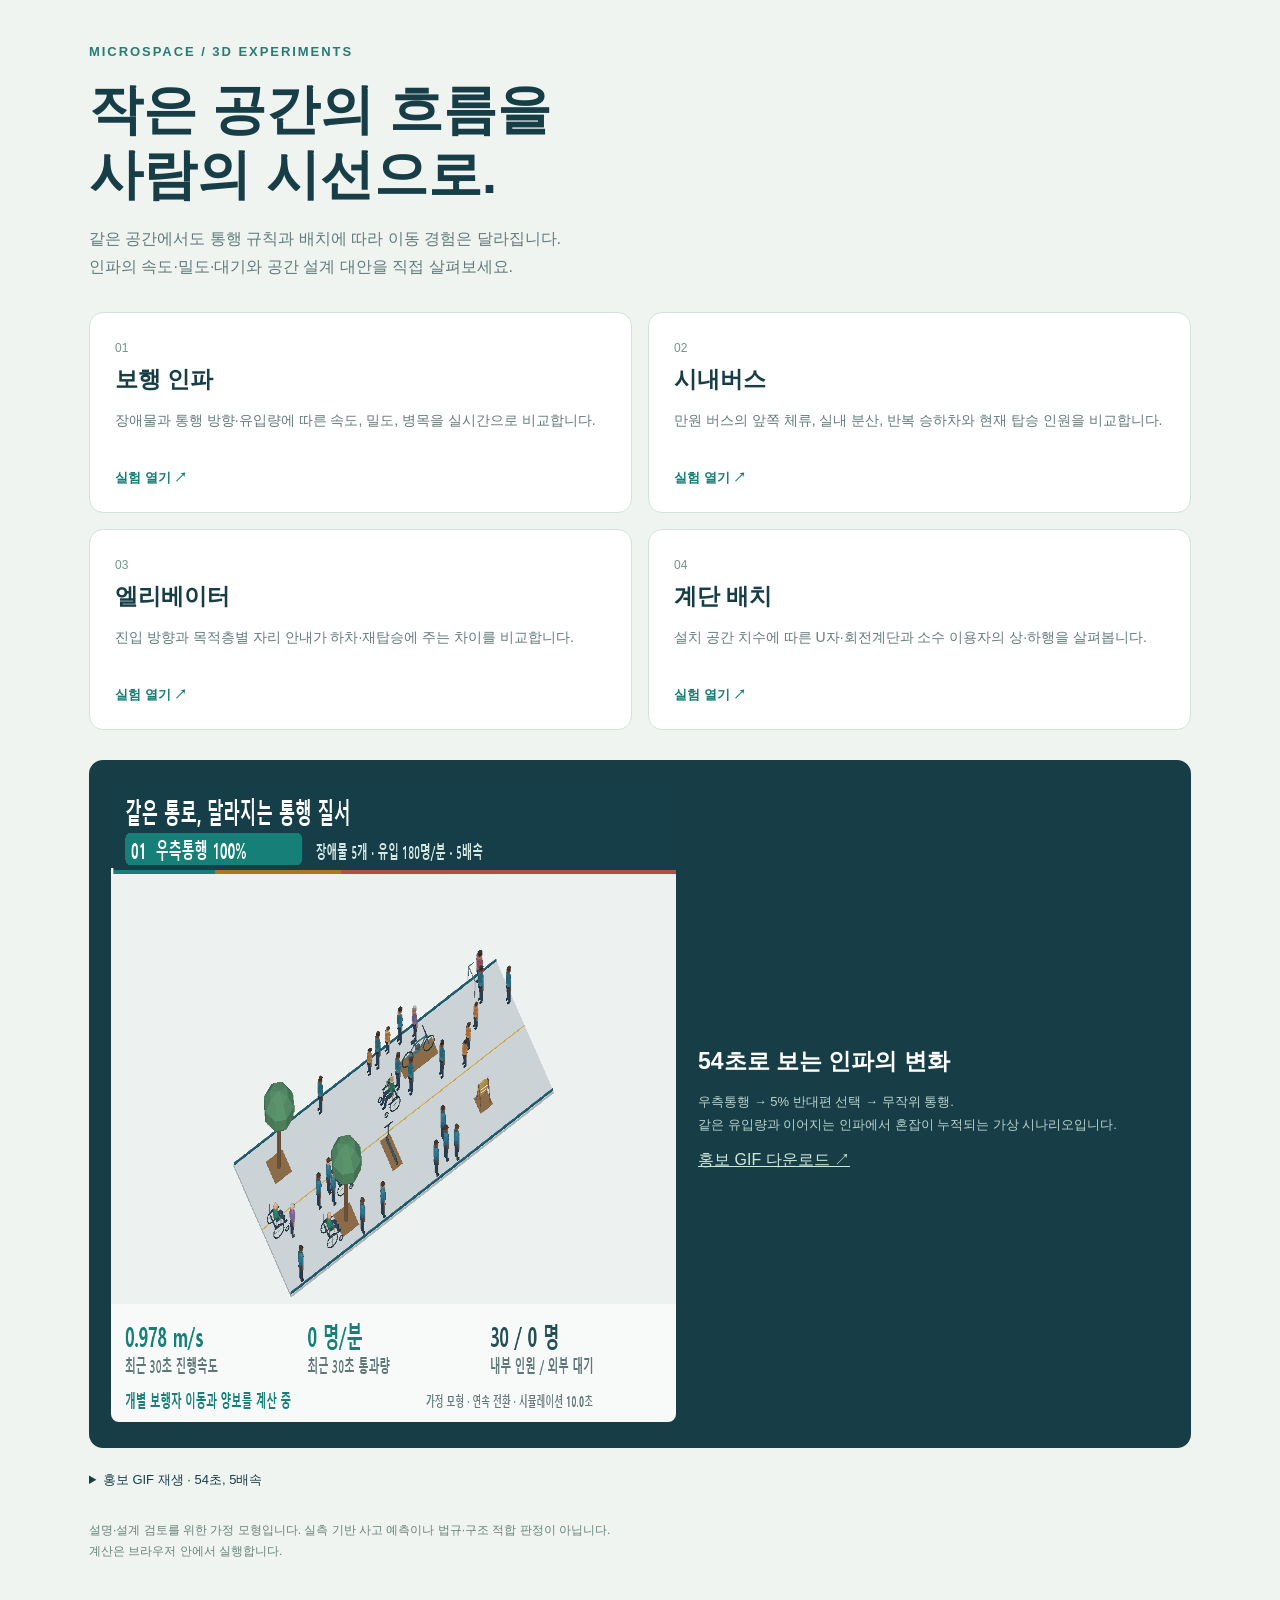
<file: index.html>
<!doctype html><html lang="ko"><head><meta charset="utf-8"><meta name="viewport" content="width=device-width,initial-scale=1"><title>Microspace | 사람을 위한 공간 실험실</title><meta name="description" content="보행 인파·버스·엘리베이터·계단의 이동과 혼잡을 브라우저에서 실험하는 3D 시뮬레이션"><link rel="icon" href="assets/favicon.svg"><style>*{box-sizing:border-box}body{margin:0;background:#eff4f1;color:#173e47;font-family:'Malgun Gothic',sans-serif}main{max-width:1150px;margin:auto;padding:44px 24px}.brand{letter-spacing:.15em;font-weight:bold;color:#287c72;font-size:13px}h1{font-size:clamp(30px,5vw,54px);line-height:1.2;margin:18px 0}header p{max-width:650px;color:#617b7a;line-height:1.8}.grid{display:grid;grid-template-columns:repeat(2,1fr);gap:16px;margin:30px 0}.card{padding:25px;background:white;border:1px solid #d4e2db;border-radius:14px;text-decoration:none;color:inherit;transition:transform .15s}.card:hover{transform:translateY(-3px);border-color:#4b9b8e}.number{font-size:12px;color:#70968a}h2{margin:8px 0;font-size:23px}.card p{font-size:14px;line-height:1.7;color:#647c79;min-height:45px}.go{font-size:13px;font-weight:bold;color:#167d73}.preview{background:#173e47;padding:22px;border-radius:14px;color:white;display:grid;grid-template-columns:1.2fr 1fr;align-items:center;gap:22px}.preview img{width:100%;border-radius:8px}.preview p{color:#b9d3cd;font-size:13px;line-height:1.8}.preview a{color:#d0e8d8}details{margin-top:20px;font-size:13px;line-height:1.8}details img{max-width:100%;border-radius:9px}footer{font-size:12px;line-height:1.8;color:#6a827b;margin-top:28px}@media(max-width:650px){main{padding:28px 16px}.grid,.preview{grid-template-columns:1fr}.card{padding:20px}.card p{min-height:0}}</style></head><body><main><header><div class="brand">MICROSPACE / 3D EXPERIMENTS</div><h1>작은 공간의 흐름을<br>사람의 시선으로.</h1><p>같은 공간에서도 통행 규칙과 배치에 따라 이동 경험은 달라집니다.<br>인파의 속도·밀도·대기와 공간 설계 대안을 직접 살펴보세요.</p></header><section class="grid"><a class="card" href="crowd/"><span class="number">01</span><h2>보행 인파</h2><p>장애물과 통행 방향·유입량에 따른 속도, 밀도, 병목을 실시간으로 비교합니다.</p><span class="go">실험 열기 ↗</span></a><a class="card" href="bus/"><span class="number">02</span><h2>시내버스</h2><p>만원 버스의 앞쪽 체류, 실내 분산, 반복 승하차와 현재 탑승 인원을 비교합니다.</p><span class="go">실험 열기 ↗</span></a><a class="card" href="elevator/"><span class="number">03</span><h2>엘리베이터</h2><p>진입 방향과 목적층별 자리 안내가 하차·재탑승에 주는 차이를 비교합니다.</p><span class="go">실험 열기 ↗</span></a><a class="card" href="stairs/"><span class="number">04</span><h2>계단 배치</h2><p>설치 공간 치수에 따른 U자·회전계단과 소수 이용자의 상·하행을 살펴봅니다.</p><span class="go">실험 열기 ↗</span></a></section><section class="preview"><a href="crowd/"><img src="assets/preview.png" alt="장애물이 있는 통로에서 보행하는 사람들의 3D 모형" width="960" height="640"></a><div><h2>54초로 보는 인파의 변화</h2><p>우측통행 → 5% 반대편 선택 → 무작위 통행.<br>같은 유입량과 이어지는 인파에서 혼잡이 누적되는 가상 시나리오입니다.</p><a href="assets/crowd-preview.gif" download="인파시뮬레이션_미리보기.gif">홍보 GIF 다운로드 ↗</a></div></section><details><summary>홍보 GIF 재생 · 54초, 5배속</summary><img src="assets/crowd-preview.gif" loading="lazy" alt="세 가지 통행 규칙을 차례로 적용한 인파 시뮬레이션 GIF"></details><footer>설명·설계 검토를 위한 가정 모형입니다. 실측 기반 사고 예측이나 법규·구조 적합 판정이 아닙니다.<br>계산은 브라우저 안에서 실행합니다.</footer></main></body></html>
</file>
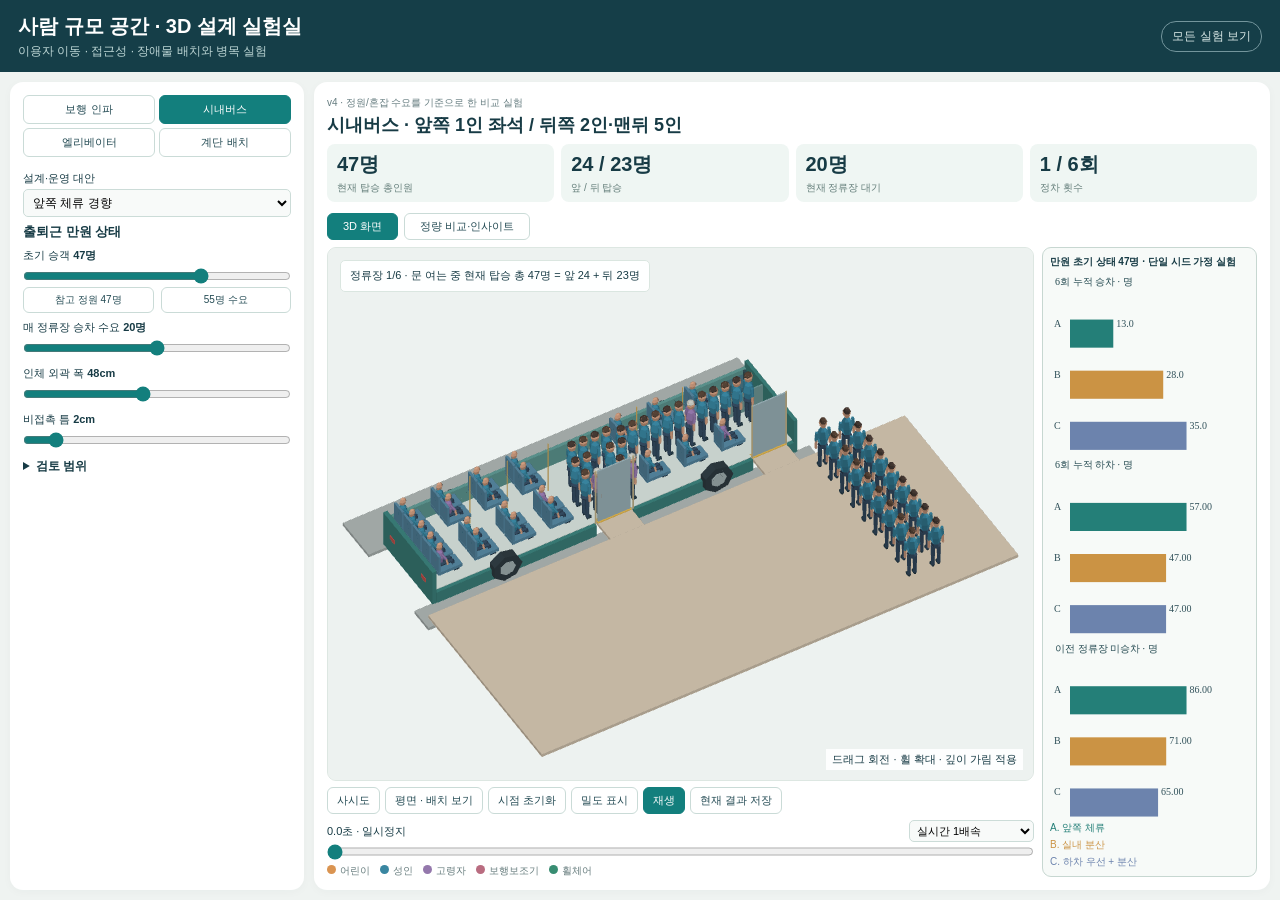
<file: bus/index.html>
<!doctype html><html lang="ko"><head><meta charset="utf-8"><meta name="viewport" content="width=device-width,initial-scale=1"><title>시내버스 | Microspace 공간 실험실</title><link rel="stylesheet" href="../assets/app.css"><meta name="description" content="만원 버스의 앞쪽 체류, 실내 분산, 반복 승하차와 현재 탑승 인원을 비교합니다."><meta property="og:type" content="website"><meta property="og:title" content="시내버스 | Microspace"><meta property="og:description" content="만원 버스의 앞쪽 체류, 실내 분산, 반복 승하차와 현재 탑승 인원을 비교합니다."><link rel="icon" href="../assets/favicon.svg" type="image/svg+xml"></head><body><header><div><h1>사람 규모 공간 · 3D 설계 실험실</h1><p>이용자 이동 · 접근성 · 장애물 배치와 병목 실험</p></div><a class="site-home" href="../">모든 실험 보기</a></header>
<div class="layout"><aside><div class="tabs" id="tabs"><button data-group="station">지하철 출입구</button><a data-group="home" href="../stairs/">구옥 계단</a><button data-group="park">소규모 공원</button><a data-group="crowd" href="../crowd/">다양한 이용자 / 인파</a><a data-group="lift" href="../elevator/">엘리베이터</a><a data-group="bus" href="../bus/">시내버스</a><button data-group="direction">인파·통행 방향 비교</button></div><label>설계·운영 대안</label><select id="variant"></select>
<section data-panel="station"><label>내려가는 수요 비율 <b id="stationShareText">60%</b></label><input id="stationShare" type="range" min="20" max="80" step="10" value="60"><label>수요 배율 <b id="demandText">1.0×</b></label><input id="demand" type="range" min="0.5" max="1.8" step="0.1" value="1"><label>단위폭 통행률 <b id="flowText">30명/(분·m)</b></label><input id="flow" type="range" min="20" max="40" step="1" value="30"><p class="muted">조정 즉시 대기 인원·계단 진입 간격을 다시 계산합니다. 현재 시각에 따라 화면에 보이는 대기 인원이 달라집니다.</p></section>
<section data-panel="home" hidden><div id="v5StairControls"><h3>계단 배치 · 설치 공간 m</h3><div class="row"><div><label>가로</label><input id="v5SW" type="number" min="1.5" max="6" step=".1" value="2.6"></div><div><label>세로</label><input id="v5SD" type="number" min="1.5" max="8" step=".1" value="3.8"></div></div><div class="row"><div><label>층고</label><input id="v5SH" type="number" min="2" max="4.5" step=".1" value="2.8"></div><div><label>목표 유효폭</label><input id="v5SB" type="number" min=".6" max="1.2" step=".05" value=".8"></div></div><label>3D 형식</label><select id="v5StairKind"><option value="u">U자형</option><option value="spiral">회전계단</option></select><label>이용자 <b id="v6StairCountText">3명</b></label><input id="v6StairCount" type="range" min="1" max="5" step="1" value="3"><label>계단 통행 방향</label><select id="v6StairFlow"><option value="up">일방향 · 올라가기</option><option value="down">일방향 · 내려가기</option><option value="both" selected>양방향 · 우측통행</option></select><p class="muted">U자 폭 1.04m 미만과 회전계단은 보수적으로 한 명씩 교대합니다. 통행이 끝난 이용자는 2초 뒤 재유입합니다. 가로·세로는 계단 구획이고, 밖의 바닥은 기존 층의 대기공간입니다. 중앙 12cm는 난간 구간입니다.</p><div id="v5StairResult" class="muted"></div><p class="muted">가정 목표: 단높이 ≤180mm, 디딤폭 ≥260mm. 회전계단은 보행선 기준이며 안쪽은 더 좁습니다. 구조·슬래브 개구부·머리 공간·난간 상세·법규 적합은 별도 검토가 필요합니다.</p></div>
<div hidden><label>실내 이용자 <b id="homeText">2명</b></label><input id="homeCount" type="range" min="1" max="3" step="1" value="2"><p class="muted">계단에는 한 명씩 이동하고 다른 이용자는 아래층에서 기다립니다. 주택 이용 예시이며 군중 실험이 아닙니다.</p></div></section>
<section data-panel="park" hidden><label>순환 방향</label><select id="parkFlow"><option value="forward">계단으로 올라 경사로로 내려오기</option><option value="reverse">경사로로 올라 계단으로 내려오기</option></select><label>체류 여유 면적 <b id="areaText">4㎡/명</b></label><input id="area" type="range" min="2" max="8" step="0.5" value="4"><label>화면 이용자 <b id="parkText">18명</b></label><input id="parkCount" type="range" min="6" max="36" step="1" value="18"><p class="muted">산책로·벤치 체류·상부 테라스·경사로에 분산합니다. 화면 인원과 면적 기반 운영인원은 별도입니다. 이동 속도는 m/s로 계산합니다.</p></section>
<section data-panel="crowd" hidden><div id="v5LayoutState"></div><div class="row"><button id="v5DefaultLayout">기본 배치 복원</button><button id="v5SaveDefault">현재 배치 저장</button></div><div id="v4CrowdControls">
 <h3>보행·인파 통합 분석</h3><p class="muted">통행 방향과 장애물 편집을 한 화면에서 비교합니다. 같은 수요·프로필·시드로 계산하며 장애물을 배치하면 ‘없음/현재 배치’까지 함께 비교합니다.</p>
 <div hidden><label>통계 반복 횟수</label><select id="v4Runs"><option value="3">조건별 3회</option><option value="10">조건별 10회</option></select>
 </div><div id="v6LiveNote" class="muted">유입량 변경 자동 반영 · 최근30초 결과</div><label>현재 3D 재생 조건</label><select id="v4Replay"></select>
 <button id="v4CrowdRun" class="primary">통행량·속도·밀도 비교 계산</button><div id="v4CrowdProgress" class="muted" aria-live="polite"></div>
</div>
<div class="controls"><button id="obstacleToggle">장애물 배치 열기</button><div id="obstacleEditor" hidden><h3>병목 유발 객체 배치</h3><label>추가할 객체</label><select id="obstacleType"><option value="tree">가로수·수목보호틀</option><option value="scooter">킥보드</option><option value="bike">전기자전거</option><option value="sign">입간판</option></select><label>편집 모드</label><select id="editMode"><option value="inspect">3D 둘러보기</option><option value="place">클릭으로 추가</option><option value="move">객체 선택·이동</option><option value="delete">클릭으로 삭제</option></select><div class="row" style="margin-top:7px"><button id="rotate">선택 객체 90° 회전</button><button id="removeSelected">선택 삭제</button></div><div class="row"><div><label>무작위 개수</label><input id="randomCount" type="number" min="1" max="20" value="5"></div><div><label>난수 시드</label><input id="seed" type="number" min="1" max="99999" value="11"></div></div><div class="row" style="margin-top:8px"><button id="randomize">무작위 배치</button><button id="clearObstacles">배치 초기화</button></div><div id="obstacleList" class="obstacle-list"></div><p class="muted">추가/이동/삭제 모드에서는 바닥 위치를 클릭합니다. 선택 후 두 번째 클릭으로 이동합니다. 회색 모드로 돌아가면 드래그로 시점을 회전할 수 있습니다.</p></div><label>인파 유입 수요 <b id="crowdDemandText">1.0×</b></label><input id="crowdDemand" type="range" min="0.5" max="1.8" step="0.1" value="1"><button id="runSim" class="primary" style="width:100%;margin-top:8px">배치 적용 · 인파 재계산</button><div id="progress" aria-live="polite"></div><div class="row"><button id="exportLayout">배치 JSON 저장</button><button id="importLayout">배치 JSON 열기</button><input id="layoutFile" type="file" accept=".json,application/json"></div><p class="muted">실제 객체 외곽의 예약 영역을 격자에 반영해 경로를 재탐색합니다. 배치 수정 중에는 재생을 멈추며 재계산 후 다시 재생합니다. 배치와 결과는 이 브라우저 안에서 처리됩니다.</p></div></section>
<section data-panel="lift" hidden><div id="v4LiftControls">
 <div id="v6LiftGuide"><h3>탑승을 어떻게 안내하나요?</h3><ol><li>문 오른쪽에서 대기하고 하차자를 먼저 보냅니다.</li><li>고층 목적자부터 탑승해 안쪽·뒤쪽으로 이동합니다.</li><li>저층 목적자는 나중에 탑승해 출입구 가까이에 섭니다.</li></ol><p>가운데 조건은 복도 진입 방향만 유도해 최종 자리가 같습니다. 오른쪽 조건은 탑승 순서·자리까지 안내합니다. 청록=고층 · 주황=저층 · 노랑=임시 하차.</p></div>
 <label>1층 탑승 인원 <b id="v4LiftNText"></b></label><div class="row"><button id="v4LiftMinus">−1명</button><input id="v4LiftN" type="number" min="1" max="30" value="13"><button id="v4LiftPlus">+1명</button></div>
 <div class="row"><button id="v4Lift85">정원의 85%</button><button id="v4Lift100">정원 100%</button></div>
 <div class="row"><button id="v4ShowLobby">1층 탑승부터 재생</button><button id="v4ShowFull">탑승 완료 시점 보기</button></div>
 <label>인체·소지품 외곽 깊이 <b id="v4DepthText">30cm</b></label><input id="v4Depth" type="range" min="25" max="50" value="30">
 <label>안내 준수율 · %</label><input id="v4Compliance" type="number" min="0" max="100" step="5" value="85">
 <label>현재 재생 조건</label><select id="v4LiftPolicy"><option value="random">무작위 혼합 탑승</option><option value="ccw">반시계방향만 유도</option><option value="ccw_dest">반시계 + 목적층별 안내</option></select>
 <button hidden id="v4LiftRun" class="primary">같은 인원·목적층으로 3조건 비교</button><div id="v4LiftProgress" class="muted" aria-live="polite"></div>
 <details><summary>시간 가정 조정</summary><label>연속 탑승 간격 · 초</label><input id="v4Headway" type="number" min="0.8" max="3" step="0.1" value="1.3"><label>양보 요청 반응 · 초</label><input id="v4Hesitation" type="number" min="0" max="5" step="0.1" value="1.2"><label>보행 속도 · m/s</label><input id="v4WalkSpeed" type="number" min="0.3" max="1.2" step="0.05" value="0.65"></details>
 <p class="muted">기본값은 규격별 정원입니다. 85% 프리셋 또는 ±인원으로 실험하세요. 저층 하차자의 통로를 막은 사람은 문밖으로 나갔다 다시 탑니다. 정원 초과는 비교용이며 운행 허용을 뜻하지 않습니다.</p>
</div>
<details id="v4Dimensions"><summary>신체 폭·간격·중량 조정</summary><label>인체 외곽 폭 <b id="liftBodyText">48cm</b></label><input id="liftBody" type="range" min="40" max="60" step="1" value="48"><label>서로의 외곽 사이 틈 <b id="liftGapText">5cm</b></label><input id="liftGap" type="range" min="0" max="20" step="1" value="5"><div class="row"><div><label>평균 체중 kg</label><input id="liftMass" type="number" min="40" max="140" value="75"></div><div><label>1인 짐 kg</label><input id="liftBag" type="number" min="0" max="30" value="5"></div></div><label>화면 비교</label><select id="liftDisplay"><option value="cycle">문 개폐·하차·승차 재생</option><option value="spacing">간격을 지키는 구성 배치</option></select><p class="muted">8 / 13 / 15 인승 제조사 규격 예시. 상단 대안에서 크기를 선택하세요. 정적 배치와 동적 승하차 인원은 다릅니다.</p></details></section>
<section data-panel="bus" hidden><div id="v4BusControls">
 <h3>출퇴근 만원 상태</h3><label>초기 승객 <b id="v4BusNText">47명</b></label><input id="v4BusN" type="range" min="10" max="65" value="47">
 <div class="row"><button id="v4Bus47">참고 정원 47명</button><button id="v4Bus55">55명 수요</button></div>
 <label>매 정류장 승차 수요 <b id="v4BusDemandText">20명</b></label><input id="v4BusDemand" type="range" min="5" max="35" value="20">
 <p class="muted">기본 22명 착석 + 25명 입석에서 출발합니다. 6개 정류장의 하차·재승차 수요와 앞뒤 편중, 승차 실패를 비교합니다. 등록 정원 47명은 참고 차량의 승객 수이며 이 가상 좌석 배치의 승인 정원이 아닙니다.</p>
</div>
<label>정류장별 승차 수요 기준 <b id="busStandingText">18명</b></label><input id="busStanding" type="range" min="6" max="25" step="1" value="18"><label>앞쪽 체류 성향 <b id="busLoiterText">80%</b></label><input id="busLoiter" type="range" min="0" max="100" step="5" value="80"><label>인체 외곽 폭 <b id="busBodyText">48cm</b></label><input id="busBody" type="range" min="40" max="58" step="1" value="48"><label>비접촉 틈 <b id="busGapText">5cm</b></label><input id="busGap" type="range" min="0" max="20" step="1" value="5"><label><input id="busWheelchair" type="checkbox"> 휠체어 공간 확보 · 가정상 접이식4석 제외</label><label><input id="busStrict" type="checkbox" checked> 좌석도 비접촉 배치만 사용</label><p class="muted">22석+입석25+운전자1의 공식 제원을 참조한 가상 실내입니다. 앞문 승차, 중앙의 뒷문 하차를 모델링합니다. 6개 정류장마다 승객별 목적지에 따라 승하차합니다. 실제 차량 내부도면·운영 예측은 아닙니다.</p></section>
<section data-panel="direction" hidden><h3>병목 없는 세 방향 조건</h3><p class="muted">16×4m 균일 폭·장애물0개·240초.<br>첫1분80명/분, 이후40명/분.<br>5개 이용자 집단·동일 도착자·속도 분포.<br>각 조건10개 동일 난수 시드로 반복.</p><label>수요 민감도</label><select id="directionDemand"><option value="1">기본 수요</option><option value="1.5">기본의1.5배</option><option value="2">기본의2배</option></select><button id="runDirection" class="primary" style="width:100%;margin-top:12px">3조건 × 10회 다시 계산</button><div id="directionProgress" class="muted" aria-live="polite"></div><p class="muted">②는 전체 입력 인원의 약5%가 반대편 차로로 진입하는 조건입니다. 목적지를 거꾸로 바꾸는 조건이 아닙니다. 회피가 필요하면 차로를 바꿀 수 있습니다. 평균속도는 미완료 이용자까지 포함한 통로 내 순전진거리÷체류 인초입니다.</p></section>
<details><summary>검토 범위</summary><p>가상 치수·수요·보행 특성의 개념 실험입니다. 현행 규정 전체, 구조·피난·접촉 압력·낙상은 미검증입니다. 계단·공원은 경로 기반 설명용 이동이며, 인파 탭만 개별 셀 점유 기반 계산입니다. 신체 외형은 정밀 충돌체가 아닙니다.</p></details></aside>
<main><div class="muted" id="eyebrow"></div><h2 id="title"></h2><div class="kpis" id="kpis"></div><div class="viewtabs"><button id="showScene" class="active">3D 화면</button><button id="showAnalysis">정량 비교·인사이트</button></div><div id="scenePane"><div id="v6Workspace"><div id="v6SceneMain"><div id="v5CompareControls" hidden><label><input id="v5CompareOn" type="checkbox" checked>3조건 나란히</label><select id="v5CompareFloor"><option value="2">2층 하차</option><option value="3">3층 하차</option><option value="5">5층 하차</option><option value="9">9층 하차</option><option value="12">12층 하차</option></select><span>같은 정차 단계</span><input id="v5CompareProgress" type="range" min="0" max="100" value="35"></div><div id="v5LiftCompare" hidden><div class="v5LiftPanel"><canvas id="v5LiftCanvas0"></canvas><div class="v5LiftLabel" id="v5LiftLabel0"></div></div><div class="v5LiftPanel"><canvas id="v5LiftCanvas1"></canvas><div class="v5LiftLabel" id="v5LiftLabel1"></div></div><div class="v5LiftPanel"><canvas id="v5LiftCanvas2"></canvas><div class="v5LiftLabel" id="v5LiftLabel2"></div></div></div><div class="stage" id="stage"><canvas id="view"></canvas><div class="stagehud" id="hud"></div><div id="densityLegend" hidden role="status"></div><div class="stagehelp" id="stageHelp">드래그 회전 · 휠 확대 · 깊이 가림 적용</div></div><div class="tools"><button id="iso">사시도</button><button id="top">평면 · 배치 보기</button><button id="reset">시점 초기화</button><button id="heat">밀도 표시</button><button id="motion" class="primary">일시정지</button><button id="downloadResult">현재 결과 저장</button></div><div class="clock"><div class="row"><span id="timeText"></span><select id="playSpeed"><option value="1">실시간 1배속</option><option value="2">2배속</option><option value="4">4배속</option></select></div><input id="time" type="range" min="0" max="239.5" step="0.1" value="42"></div><div class="legend"><span><i style="background:#da9451"></i>어린이</span><span><i style="background:#3986a1"></i>성인</span><span><i style="background:#9478ac"></i>고령자</span><span><i style="background:#b96c80"></i>보행보조기</span><span><i style="background:#388d72"></i>휠체어</span></div></div><div id="v4Strip" hidden><div id="v4StripTitle"></div><canvas id="v4Chart"></canvas><div id="v4StripLegend"></div></div></div></div><div id="analysisPane" hidden><div id="status" class="notice"></div><p class="muted" id="note"></p><h3 id="chartTitle"></h3><canvas id="smallChart"></canvas><div style="overflow:auto"><table><thead id="thead"></thead><tbody id="tbody"></tbody></table></div><details><summary>계산 방법과 표시의 의미</summary><div id="method"></div></details></div></main></div><footer>로컬 좌표 · m · Z 위쪽. 무장애 접근 동선·승강기 운영·보호 난간·계단 챌면 등은 별도 설계 검토가 필요합니다. v1 Blender 장면과 사전계산 수치는 원형 자료이며, v4 HTML의 사용자 장애물 재계산은 독립된 추가 실험입니다.</footer>
<script>window.MICROSPACE_INITIAL_GROUP="bus";</script><script defer src="../assets/app.js"></script></body></html>
</file>
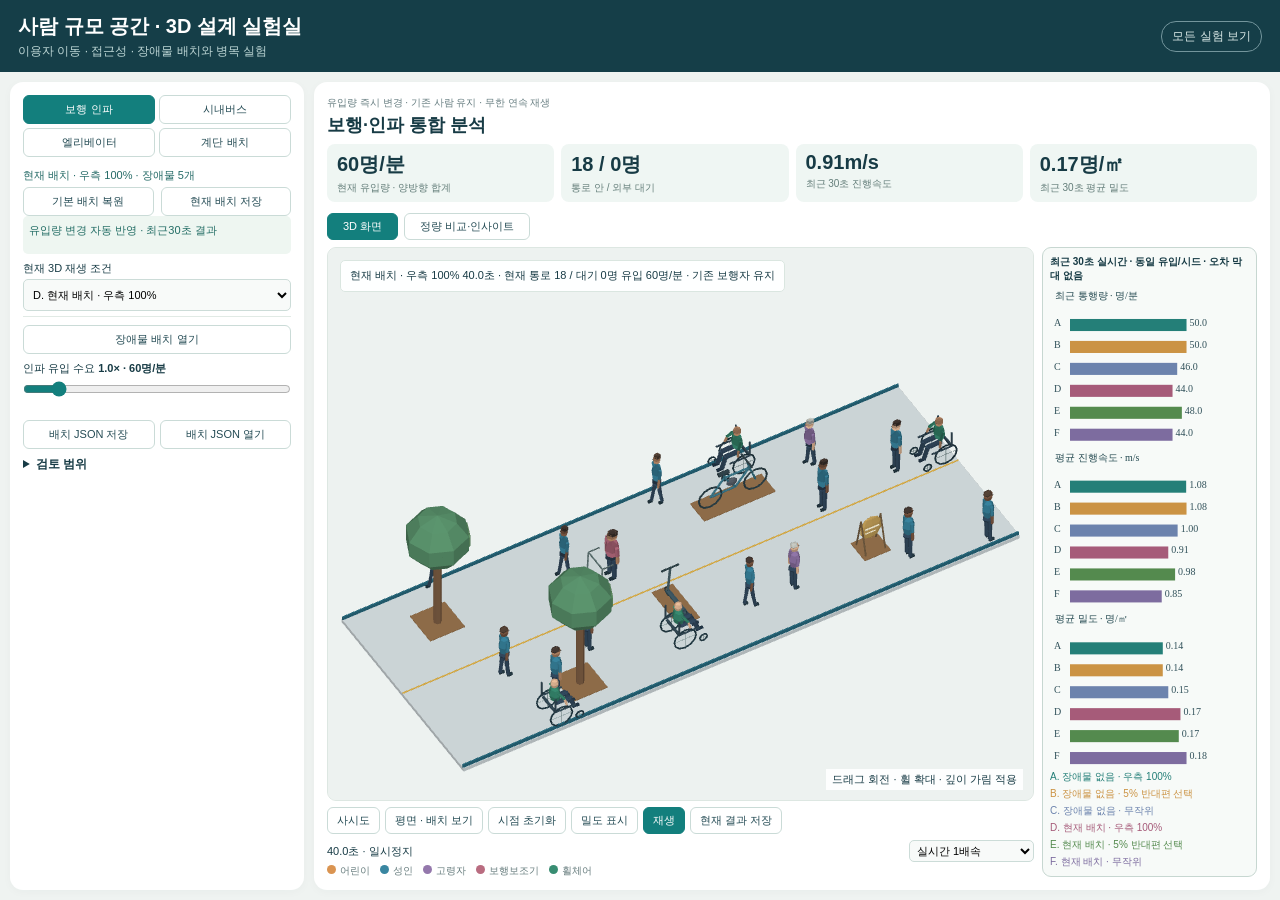
<file: crowd/index.html>
<!doctype html><html lang="ko"><head><meta charset="utf-8"><meta name="viewport" content="width=device-width,initial-scale=1"><title>보행 인파 | Microspace 공간 실험실</title><link rel="stylesheet" href="../assets/app.css"><meta name="description" content="장애물과 통행 방향·유입량에 따른 속도, 밀도, 병목을 실시간으로 비교합니다."><meta property="og:type" content="website"><meta property="og:title" content="보행 인파 | Microspace"><meta property="og:description" content="장애물과 통행 방향·유입량에 따른 속도, 밀도, 병목을 실시간으로 비교합니다."><link rel="icon" href="../assets/favicon.svg" type="image/svg+xml"></head><body><header><div><h1>사람 규모 공간 · 3D 설계 실험실</h1><p>이용자 이동 · 접근성 · 장애물 배치와 병목 실험</p></div><a class="site-home" href="../">모든 실험 보기</a></header>
<div class="layout"><aside><div class="tabs" id="tabs"><button data-group="station">지하철 출입구</button><a data-group="home" href="../stairs/">구옥 계단</a><button data-group="park">소규모 공원</button><a data-group="crowd" href="../crowd/">다양한 이용자 / 인파</a><a data-group="lift" href="../elevator/">엘리베이터</a><a data-group="bus" href="../bus/">시내버스</a><button data-group="direction">인파·통행 방향 비교</button></div><label>설계·운영 대안</label><select id="variant"></select>
<section data-panel="station"><label>내려가는 수요 비율 <b id="stationShareText">60%</b></label><input id="stationShare" type="range" min="20" max="80" step="10" value="60"><label>수요 배율 <b id="demandText">1.0×</b></label><input id="demand" type="range" min="0.5" max="1.8" step="0.1" value="1"><label>단위폭 통행률 <b id="flowText">30명/(분·m)</b></label><input id="flow" type="range" min="20" max="40" step="1" value="30"><p class="muted">조정 즉시 대기 인원·계단 진입 간격을 다시 계산합니다. 현재 시각에 따라 화면에 보이는 대기 인원이 달라집니다.</p></section>
<section data-panel="home" hidden><div id="v5StairControls"><h3>계단 배치 · 설치 공간 m</h3><div class="row"><div><label>가로</label><input id="v5SW" type="number" min="1.5" max="6" step=".1" value="2.6"></div><div><label>세로</label><input id="v5SD" type="number" min="1.5" max="8" step=".1" value="3.8"></div></div><div class="row"><div><label>층고</label><input id="v5SH" type="number" min="2" max="4.5" step=".1" value="2.8"></div><div><label>목표 유효폭</label><input id="v5SB" type="number" min=".6" max="1.2" step=".05" value=".8"></div></div><label>3D 형식</label><select id="v5StairKind"><option value="u">U자형</option><option value="spiral">회전계단</option></select><label>이용자 <b id="v6StairCountText">3명</b></label><input id="v6StairCount" type="range" min="1" max="5" step="1" value="3"><label>계단 통행 방향</label><select id="v6StairFlow"><option value="up">일방향 · 올라가기</option><option value="down">일방향 · 내려가기</option><option value="both" selected>양방향 · 우측통행</option></select><p class="muted">U자 폭 1.04m 미만과 회전계단은 보수적으로 한 명씩 교대합니다. 통행이 끝난 이용자는 2초 뒤 재유입합니다. 가로·세로는 계단 구획이고, 밖의 바닥은 기존 층의 대기공간입니다. 중앙 12cm는 난간 구간입니다.</p><div id="v5StairResult" class="muted"></div><p class="muted">가정 목표: 단높이 ≤180mm, 디딤폭 ≥260mm. 회전계단은 보행선 기준이며 안쪽은 더 좁습니다. 구조·슬래브 개구부·머리 공간·난간 상세·법규 적합은 별도 검토가 필요합니다.</p></div>
<div hidden><label>실내 이용자 <b id="homeText">2명</b></label><input id="homeCount" type="range" min="1" max="3" step="1" value="2"><p class="muted">계단에는 한 명씩 이동하고 다른 이용자는 아래층에서 기다립니다. 주택 이용 예시이며 군중 실험이 아닙니다.</p></div></section>
<section data-panel="park" hidden><label>순환 방향</label><select id="parkFlow"><option value="forward">계단으로 올라 경사로로 내려오기</option><option value="reverse">경사로로 올라 계단으로 내려오기</option></select><label>체류 여유 면적 <b id="areaText">4㎡/명</b></label><input id="area" type="range" min="2" max="8" step="0.5" value="4"><label>화면 이용자 <b id="parkText">18명</b></label><input id="parkCount" type="range" min="6" max="36" step="1" value="18"><p class="muted">산책로·벤치 체류·상부 테라스·경사로에 분산합니다. 화면 인원과 면적 기반 운영인원은 별도입니다. 이동 속도는 m/s로 계산합니다.</p></section>
<section data-panel="crowd" hidden><div id="v5LayoutState"></div><div class="row"><button id="v5DefaultLayout">기본 배치 복원</button><button id="v5SaveDefault">현재 배치 저장</button></div><div id="v4CrowdControls">
 <h3>보행·인파 통합 분석</h3><p class="muted">통행 방향과 장애물 편집을 한 화면에서 비교합니다. 같은 수요·프로필·시드로 계산하며 장애물을 배치하면 ‘없음/현재 배치’까지 함께 비교합니다.</p>
 <div hidden><label>통계 반복 횟수</label><select id="v4Runs"><option value="3">조건별 3회</option><option value="10">조건별 10회</option></select>
 </div><div id="v6LiveNote" class="muted">유입량 변경 자동 반영 · 최근30초 결과</div><label>현재 3D 재생 조건</label><select id="v4Replay"></select>
 <button id="v4CrowdRun" class="primary">통행량·속도·밀도 비교 계산</button><div id="v4CrowdProgress" class="muted" aria-live="polite"></div>
</div>
<div class="controls"><button id="obstacleToggle">장애물 배치 열기</button><div id="obstacleEditor" hidden><h3>병목 유발 객체 배치</h3><label>추가할 객체</label><select id="obstacleType"><option value="tree">가로수·수목보호틀</option><option value="scooter">킥보드</option><option value="bike">전기자전거</option><option value="sign">입간판</option></select><label>편집 모드</label><select id="editMode"><option value="inspect">3D 둘러보기</option><option value="place">클릭으로 추가</option><option value="move">객체 선택·이동</option><option value="delete">클릭으로 삭제</option></select><div class="row" style="margin-top:7px"><button id="rotate">선택 객체 90° 회전</button><button id="removeSelected">선택 삭제</button></div><div class="row"><div><label>무작위 개수</label><input id="randomCount" type="number" min="1" max="20" value="5"></div><div><label>난수 시드</label><input id="seed" type="number" min="1" max="99999" value="11"></div></div><div class="row" style="margin-top:8px"><button id="randomize">무작위 배치</button><button id="clearObstacles">배치 초기화</button></div><div id="obstacleList" class="obstacle-list"></div><p class="muted">추가/이동/삭제 모드에서는 바닥 위치를 클릭합니다. 선택 후 두 번째 클릭으로 이동합니다. 회색 모드로 돌아가면 드래그로 시점을 회전할 수 있습니다.</p></div><label>인파 유입 수요 <b id="crowdDemandText">1.0×</b></label><input id="crowdDemand" type="range" min="0.5" max="1.8" step="0.1" value="1"><button id="runSim" class="primary" style="width:100%;margin-top:8px">배치 적용 · 인파 재계산</button><div id="progress" aria-live="polite"></div><div class="row"><button id="exportLayout">배치 JSON 저장</button><button id="importLayout">배치 JSON 열기</button><input id="layoutFile" type="file" accept=".json,application/json"></div><p class="muted">실제 객체 외곽의 예약 영역을 격자에 반영해 경로를 재탐색합니다. 배치 수정 중에는 재생을 멈추며 재계산 후 다시 재생합니다. 배치와 결과는 이 브라우저 안에서 처리됩니다.</p></div></section>
<section data-panel="lift" hidden><div id="v4LiftControls">
 <div id="v6LiftGuide"><h3>탑승을 어떻게 안내하나요?</h3><ol><li>문 오른쪽에서 대기하고 하차자를 먼저 보냅니다.</li><li>고층 목적자부터 탑승해 안쪽·뒤쪽으로 이동합니다.</li><li>저층 목적자는 나중에 탑승해 출입구 가까이에 섭니다.</li></ol><p>가운데 조건은 복도 진입 방향만 유도해 최종 자리가 같습니다. 오른쪽 조건은 탑승 순서·자리까지 안내합니다. 청록=고층 · 주황=저층 · 노랑=임시 하차.</p></div>
 <label>1층 탑승 인원 <b id="v4LiftNText"></b></label><div class="row"><button id="v4LiftMinus">−1명</button><input id="v4LiftN" type="number" min="1" max="30" value="13"><button id="v4LiftPlus">+1명</button></div>
 <div class="row"><button id="v4Lift85">정원의 85%</button><button id="v4Lift100">정원 100%</button></div>
 <div class="row"><button id="v4ShowLobby">1층 탑승부터 재생</button><button id="v4ShowFull">탑승 완료 시점 보기</button></div>
 <label>인체·소지품 외곽 깊이 <b id="v4DepthText">30cm</b></label><input id="v4Depth" type="range" min="25" max="50" value="30">
 <label>안내 준수율 · %</label><input id="v4Compliance" type="number" min="0" max="100" step="5" value="85">
 <label>현재 재생 조건</label><select id="v4LiftPolicy"><option value="random">무작위 혼합 탑승</option><option value="ccw">반시계방향만 유도</option><option value="ccw_dest">반시계 + 목적층별 안내</option></select>
 <button hidden id="v4LiftRun" class="primary">같은 인원·목적층으로 3조건 비교</button><div id="v4LiftProgress" class="muted" aria-live="polite"></div>
 <details><summary>시간 가정 조정</summary><label>연속 탑승 간격 · 초</label><input id="v4Headway" type="number" min="0.8" max="3" step="0.1" value="1.3"><label>양보 요청 반응 · 초</label><input id="v4Hesitation" type="number" min="0" max="5" step="0.1" value="1.2"><label>보행 속도 · m/s</label><input id="v4WalkSpeed" type="number" min="0.3" max="1.2" step="0.05" value="0.65"></details>
 <p class="muted">기본값은 규격별 정원입니다. 85% 프리셋 또는 ±인원으로 실험하세요. 저층 하차자의 통로를 막은 사람은 문밖으로 나갔다 다시 탑니다. 정원 초과는 비교용이며 운행 허용을 뜻하지 않습니다.</p>
</div>
<details id="v4Dimensions"><summary>신체 폭·간격·중량 조정</summary><label>인체 외곽 폭 <b id="liftBodyText">48cm</b></label><input id="liftBody" type="range" min="40" max="60" step="1" value="48"><label>서로의 외곽 사이 틈 <b id="liftGapText">5cm</b></label><input id="liftGap" type="range" min="0" max="20" step="1" value="5"><div class="row"><div><label>평균 체중 kg</label><input id="liftMass" type="number" min="40" max="140" value="75"></div><div><label>1인 짐 kg</label><input id="liftBag" type="number" min="0" max="30" value="5"></div></div><label>화면 비교</label><select id="liftDisplay"><option value="cycle">문 개폐·하차·승차 재생</option><option value="spacing">간격을 지키는 구성 배치</option></select><p class="muted">8 / 13 / 15 인승 제조사 규격 예시. 상단 대안에서 크기를 선택하세요. 정적 배치와 동적 승하차 인원은 다릅니다.</p></details></section>
<section data-panel="bus" hidden><div id="v4BusControls">
 <h3>출퇴근 만원 상태</h3><label>초기 승객 <b id="v4BusNText">47명</b></label><input id="v4BusN" type="range" min="10" max="65" value="47">
 <div class="row"><button id="v4Bus47">참고 정원 47명</button><button id="v4Bus55">55명 수요</button></div>
 <label>매 정류장 승차 수요 <b id="v4BusDemandText">20명</b></label><input id="v4BusDemand" type="range" min="5" max="35" value="20">
 <p class="muted">기본 22명 착석 + 25명 입석에서 출발합니다. 6개 정류장의 하차·재승차 수요와 앞뒤 편중, 승차 실패를 비교합니다. 등록 정원 47명은 참고 차량의 승객 수이며 이 가상 좌석 배치의 승인 정원이 아닙니다.</p>
</div>
<label>정류장별 승차 수요 기준 <b id="busStandingText">18명</b></label><input id="busStanding" type="range" min="6" max="25" step="1" value="18"><label>앞쪽 체류 성향 <b id="busLoiterText">80%</b></label><input id="busLoiter" type="range" min="0" max="100" step="5" value="80"><label>인체 외곽 폭 <b id="busBodyText">48cm</b></label><input id="busBody" type="range" min="40" max="58" step="1" value="48"><label>비접촉 틈 <b id="busGapText">5cm</b></label><input id="busGap" type="range" min="0" max="20" step="1" value="5"><label><input id="busWheelchair" type="checkbox"> 휠체어 공간 확보 · 가정상 접이식4석 제외</label><label><input id="busStrict" type="checkbox" checked> 좌석도 비접촉 배치만 사용</label><p class="muted">22석+입석25+운전자1의 공식 제원을 참조한 가상 실내입니다. 앞문 승차, 중앙의 뒷문 하차를 모델링합니다. 6개 정류장마다 승객별 목적지에 따라 승하차합니다. 실제 차량 내부도면·운영 예측은 아닙니다.</p></section>
<section data-panel="direction" hidden><h3>병목 없는 세 방향 조건</h3><p class="muted">16×4m 균일 폭·장애물0개·240초.<br>첫1분80명/분, 이후40명/분.<br>5개 이용자 집단·동일 도착자·속도 분포.<br>각 조건10개 동일 난수 시드로 반복.</p><label>수요 민감도</label><select id="directionDemand"><option value="1">기본 수요</option><option value="1.5">기본의1.5배</option><option value="2">기본의2배</option></select><button id="runDirection" class="primary" style="width:100%;margin-top:12px">3조건 × 10회 다시 계산</button><div id="directionProgress" class="muted" aria-live="polite"></div><p class="muted">②는 전체 입력 인원의 약5%가 반대편 차로로 진입하는 조건입니다. 목적지를 거꾸로 바꾸는 조건이 아닙니다. 회피가 필요하면 차로를 바꿀 수 있습니다. 평균속도는 미완료 이용자까지 포함한 통로 내 순전진거리÷체류 인초입니다.</p></section>
<details><summary>검토 범위</summary><p>가상 치수·수요·보행 특성의 개념 실험입니다. 현행 규정 전체, 구조·피난·접촉 압력·낙상은 미검증입니다. 계단·공원은 경로 기반 설명용 이동이며, 인파 탭만 개별 셀 점유 기반 계산입니다. 신체 외형은 정밀 충돌체가 아닙니다.</p></details></aside>
<main><div class="muted" id="eyebrow"></div><h2 id="title"></h2><div class="kpis" id="kpis"></div><div class="viewtabs"><button id="showScene" class="active">3D 화면</button><button id="showAnalysis">정량 비교·인사이트</button></div><div id="scenePane"><div id="v6Workspace"><div id="v6SceneMain"><div id="v5CompareControls" hidden><label><input id="v5CompareOn" type="checkbox" checked>3조건 나란히</label><select id="v5CompareFloor"><option value="2">2층 하차</option><option value="3">3층 하차</option><option value="5">5층 하차</option><option value="9">9층 하차</option><option value="12">12층 하차</option></select><span>같은 정차 단계</span><input id="v5CompareProgress" type="range" min="0" max="100" value="35"></div><div id="v5LiftCompare" hidden><div class="v5LiftPanel"><canvas id="v5LiftCanvas0"></canvas><div class="v5LiftLabel" id="v5LiftLabel0"></div></div><div class="v5LiftPanel"><canvas id="v5LiftCanvas1"></canvas><div class="v5LiftLabel" id="v5LiftLabel1"></div></div><div class="v5LiftPanel"><canvas id="v5LiftCanvas2"></canvas><div class="v5LiftLabel" id="v5LiftLabel2"></div></div></div><div class="stage" id="stage"><canvas id="view"></canvas><div class="stagehud" id="hud"></div><div id="densityLegend" hidden role="status"></div><div class="stagehelp" id="stageHelp">드래그 회전 · 휠 확대 · 깊이 가림 적용</div></div><div class="tools"><button id="iso">사시도</button><button id="top">평면 · 배치 보기</button><button id="reset">시점 초기화</button><button id="heat">밀도 표시</button><button id="motion" class="primary">일시정지</button><button id="downloadResult">현재 결과 저장</button></div><div class="clock"><div class="row"><span id="timeText"></span><select id="playSpeed"><option value="1">실시간 1배속</option><option value="2">2배속</option><option value="4">4배속</option></select></div><input id="time" type="range" min="0" max="239.5" step="0.1" value="42"></div><div class="legend"><span><i style="background:#da9451"></i>어린이</span><span><i style="background:#3986a1"></i>성인</span><span><i style="background:#9478ac"></i>고령자</span><span><i style="background:#b96c80"></i>보행보조기</span><span><i style="background:#388d72"></i>휠체어</span></div></div><div id="v4Strip" hidden><div id="v4StripTitle"></div><canvas id="v4Chart"></canvas><div id="v4StripLegend"></div></div></div></div><div id="analysisPane" hidden><div id="status" class="notice"></div><p class="muted" id="note"></p><h3 id="chartTitle"></h3><canvas id="smallChart"></canvas><div style="overflow:auto"><table><thead id="thead"></thead><tbody id="tbody"></tbody></table></div><details><summary>계산 방법과 표시의 의미</summary><div id="method"></div></details></div></main></div><footer>로컬 좌표 · m · Z 위쪽. 무장애 접근 동선·승강기 운영·보호 난간·계단 챌면 등은 별도 설계 검토가 필요합니다. v1 Blender 장면과 사전계산 수치는 원형 자료이며, v4 HTML의 사용자 장애물 재계산은 독립된 추가 실험입니다.</footer>
<script>window.MICROSPACE_INITIAL_GROUP="crowd";</script><script defer src="../assets/app.js"></script></body></html>
</file>
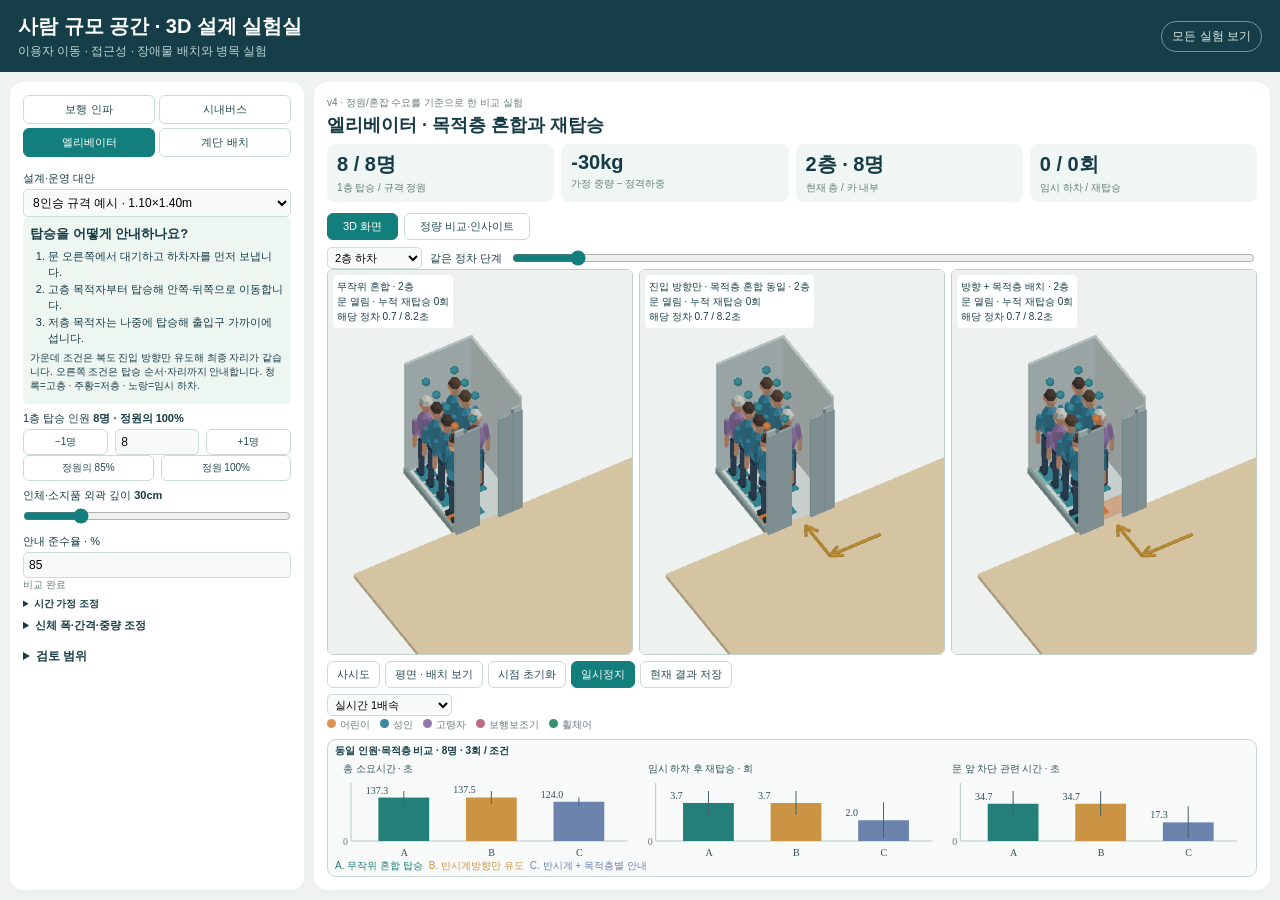
<file: elevator/index.html>
<!doctype html><html lang="ko"><head><meta charset="utf-8"><meta name="viewport" content="width=device-width,initial-scale=1"><title>엘리베이터 | Microspace 공간 실험실</title><link rel="stylesheet" href="../assets/app.css"><meta name="description" content="진입 방향과 목적층별 자리 안내가 하차·재탑승에 주는 차이를 비교합니다."><meta property="og:type" content="website"><meta property="og:title" content="엘리베이터 | Microspace"><meta property="og:description" content="진입 방향과 목적층별 자리 안내가 하차·재탑승에 주는 차이를 비교합니다."><link rel="icon" href="../assets/favicon.svg" type="image/svg+xml"></head><body><header><div><h1>사람 규모 공간 · 3D 설계 실험실</h1><p>이용자 이동 · 접근성 · 장애물 배치와 병목 실험</p></div><a class="site-home" href="../">모든 실험 보기</a></header>
<div class="layout"><aside><div class="tabs" id="tabs"><button data-group="station">지하철 출입구</button><a data-group="home" href="../stairs/">구옥 계단</a><button data-group="park">소규모 공원</button><a data-group="crowd" href="../crowd/">다양한 이용자 / 인파</a><a data-group="lift" href="../elevator/">엘리베이터</a><a data-group="bus" href="../bus/">시내버스</a><button data-group="direction">인파·통행 방향 비교</button></div><label>설계·운영 대안</label><select id="variant"></select>
<section data-panel="station"><label>내려가는 수요 비율 <b id="stationShareText">60%</b></label><input id="stationShare" type="range" min="20" max="80" step="10" value="60"><label>수요 배율 <b id="demandText">1.0×</b></label><input id="demand" type="range" min="0.5" max="1.8" step="0.1" value="1"><label>단위폭 통행률 <b id="flowText">30명/(분·m)</b></label><input id="flow" type="range" min="20" max="40" step="1" value="30"><p class="muted">조정 즉시 대기 인원·계단 진입 간격을 다시 계산합니다. 현재 시각에 따라 화면에 보이는 대기 인원이 달라집니다.</p></section>
<section data-panel="home" hidden><div id="v5StairControls"><h3>계단 배치 · 설치 공간 m</h3><div class="row"><div><label>가로</label><input id="v5SW" type="number" min="1.5" max="6" step=".1" value="2.6"></div><div><label>세로</label><input id="v5SD" type="number" min="1.5" max="8" step=".1" value="3.8"></div></div><div class="row"><div><label>층고</label><input id="v5SH" type="number" min="2" max="4.5" step=".1" value="2.8"></div><div><label>목표 유효폭</label><input id="v5SB" type="number" min=".6" max="1.2" step=".05" value=".8"></div></div><label>3D 형식</label><select id="v5StairKind"><option value="u">U자형</option><option value="spiral">회전계단</option></select><label>이용자 <b id="v6StairCountText">3명</b></label><input id="v6StairCount" type="range" min="1" max="5" step="1" value="3"><label>계단 통행 방향</label><select id="v6StairFlow"><option value="up">일방향 · 올라가기</option><option value="down">일방향 · 내려가기</option><option value="both" selected>양방향 · 우측통행</option></select><p class="muted">U자 폭 1.04m 미만과 회전계단은 보수적으로 한 명씩 교대합니다. 통행이 끝난 이용자는 2초 뒤 재유입합니다. 가로·세로는 계단 구획이고, 밖의 바닥은 기존 층의 대기공간입니다. 중앙 12cm는 난간 구간입니다.</p><div id="v5StairResult" class="muted"></div><p class="muted">가정 목표: 단높이 ≤180mm, 디딤폭 ≥260mm. 회전계단은 보행선 기준이며 안쪽은 더 좁습니다. 구조·슬래브 개구부·머리 공간·난간 상세·법규 적합은 별도 검토가 필요합니다.</p></div>
<div hidden><label>실내 이용자 <b id="homeText">2명</b></label><input id="homeCount" type="range" min="1" max="3" step="1" value="2"><p class="muted">계단에는 한 명씩 이동하고 다른 이용자는 아래층에서 기다립니다. 주택 이용 예시이며 군중 실험이 아닙니다.</p></div></section>
<section data-panel="park" hidden><label>순환 방향</label><select id="parkFlow"><option value="forward">계단으로 올라 경사로로 내려오기</option><option value="reverse">경사로로 올라 계단으로 내려오기</option></select><label>체류 여유 면적 <b id="areaText">4㎡/명</b></label><input id="area" type="range" min="2" max="8" step="0.5" value="4"><label>화면 이용자 <b id="parkText">18명</b></label><input id="parkCount" type="range" min="6" max="36" step="1" value="18"><p class="muted">산책로·벤치 체류·상부 테라스·경사로에 분산합니다. 화면 인원과 면적 기반 운영인원은 별도입니다. 이동 속도는 m/s로 계산합니다.</p></section>
<section data-panel="crowd" hidden><div id="v5LayoutState"></div><div class="row"><button id="v5DefaultLayout">기본 배치 복원</button><button id="v5SaveDefault">현재 배치 저장</button></div><div id="v4CrowdControls">
 <h3>보행·인파 통합 분석</h3><p class="muted">통행 방향과 장애물 편집을 한 화면에서 비교합니다. 같은 수요·프로필·시드로 계산하며 장애물을 배치하면 ‘없음/현재 배치’까지 함께 비교합니다.</p>
 <div hidden><label>통계 반복 횟수</label><select id="v4Runs"><option value="3">조건별 3회</option><option value="10">조건별 10회</option></select>
 </div><div id="v6LiveNote" class="muted">유입량 변경 자동 반영 · 최근30초 결과</div><label>현재 3D 재생 조건</label><select id="v4Replay"></select>
 <button id="v4CrowdRun" class="primary">통행량·속도·밀도 비교 계산</button><div id="v4CrowdProgress" class="muted" aria-live="polite"></div>
</div>
<div class="controls"><button id="obstacleToggle">장애물 배치 열기</button><div id="obstacleEditor" hidden><h3>병목 유발 객체 배치</h3><label>추가할 객체</label><select id="obstacleType"><option value="tree">가로수·수목보호틀</option><option value="scooter">킥보드</option><option value="bike">전기자전거</option><option value="sign">입간판</option></select><label>편집 모드</label><select id="editMode"><option value="inspect">3D 둘러보기</option><option value="place">클릭으로 추가</option><option value="move">객체 선택·이동</option><option value="delete">클릭으로 삭제</option></select><div class="row" style="margin-top:7px"><button id="rotate">선택 객체 90° 회전</button><button id="removeSelected">선택 삭제</button></div><div class="row"><div><label>무작위 개수</label><input id="randomCount" type="number" min="1" max="20" value="5"></div><div><label>난수 시드</label><input id="seed" type="number" min="1" max="99999" value="11"></div></div><div class="row" style="margin-top:8px"><button id="randomize">무작위 배치</button><button id="clearObstacles">배치 초기화</button></div><div id="obstacleList" class="obstacle-list"></div><p class="muted">추가/이동/삭제 모드에서는 바닥 위치를 클릭합니다. 선택 후 두 번째 클릭으로 이동합니다. 회색 모드로 돌아가면 드래그로 시점을 회전할 수 있습니다.</p></div><label>인파 유입 수요 <b id="crowdDemandText">1.0×</b></label><input id="crowdDemand" type="range" min="0.5" max="1.8" step="0.1" value="1"><button id="runSim" class="primary" style="width:100%;margin-top:8px">배치 적용 · 인파 재계산</button><div id="progress" aria-live="polite"></div><div class="row"><button id="exportLayout">배치 JSON 저장</button><button id="importLayout">배치 JSON 열기</button><input id="layoutFile" type="file" accept=".json,application/json"></div><p class="muted">실제 객체 외곽의 예약 영역을 격자에 반영해 경로를 재탐색합니다. 배치 수정 중에는 재생을 멈추며 재계산 후 다시 재생합니다. 배치와 결과는 이 브라우저 안에서 처리됩니다.</p></div></section>
<section data-panel="lift" hidden><div id="v4LiftControls">
 <div id="v6LiftGuide"><h3>탑승을 어떻게 안내하나요?</h3><ol><li>문 오른쪽에서 대기하고 하차자를 먼저 보냅니다.</li><li>고층 목적자부터 탑승해 안쪽·뒤쪽으로 이동합니다.</li><li>저층 목적자는 나중에 탑승해 출입구 가까이에 섭니다.</li></ol><p>가운데 조건은 복도 진입 방향만 유도해 최종 자리가 같습니다. 오른쪽 조건은 탑승 순서·자리까지 안내합니다. 청록=고층 · 주황=저층 · 노랑=임시 하차.</p></div>
 <label>1층 탑승 인원 <b id="v4LiftNText"></b></label><div class="row"><button id="v4LiftMinus">−1명</button><input id="v4LiftN" type="number" min="1" max="30" value="13"><button id="v4LiftPlus">+1명</button></div>
 <div class="row"><button id="v4Lift85">정원의 85%</button><button id="v4Lift100">정원 100%</button></div>
 <div class="row"><button id="v4ShowLobby">1층 탑승부터 재생</button><button id="v4ShowFull">탑승 완료 시점 보기</button></div>
 <label>인체·소지품 외곽 깊이 <b id="v4DepthText">30cm</b></label><input id="v4Depth" type="range" min="25" max="50" value="30">
 <label>안내 준수율 · %</label><input id="v4Compliance" type="number" min="0" max="100" step="5" value="85">
 <label>현재 재생 조건</label><select id="v4LiftPolicy"><option value="random">무작위 혼합 탑승</option><option value="ccw">반시계방향만 유도</option><option value="ccw_dest">반시계 + 목적층별 안내</option></select>
 <button hidden id="v4LiftRun" class="primary">같은 인원·목적층으로 3조건 비교</button><div id="v4LiftProgress" class="muted" aria-live="polite"></div>
 <details><summary>시간 가정 조정</summary><label>연속 탑승 간격 · 초</label><input id="v4Headway" type="number" min="0.8" max="3" step="0.1" value="1.3"><label>양보 요청 반응 · 초</label><input id="v4Hesitation" type="number" min="0" max="5" step="0.1" value="1.2"><label>보행 속도 · m/s</label><input id="v4WalkSpeed" type="number" min="0.3" max="1.2" step="0.05" value="0.65"></details>
 <p class="muted">기본값은 규격별 정원입니다. 85% 프리셋 또는 ±인원으로 실험하세요. 저층 하차자의 통로를 막은 사람은 문밖으로 나갔다 다시 탑니다. 정원 초과는 비교용이며 운행 허용을 뜻하지 않습니다.</p>
</div>
<details id="v4Dimensions"><summary>신체 폭·간격·중량 조정</summary><label>인체 외곽 폭 <b id="liftBodyText">48cm</b></label><input id="liftBody" type="range" min="40" max="60" step="1" value="48"><label>서로의 외곽 사이 틈 <b id="liftGapText">5cm</b></label><input id="liftGap" type="range" min="0" max="20" step="1" value="5"><div class="row"><div><label>평균 체중 kg</label><input id="liftMass" type="number" min="40" max="140" value="75"></div><div><label>1인 짐 kg</label><input id="liftBag" type="number" min="0" max="30" value="5"></div></div><label>화면 비교</label><select id="liftDisplay"><option value="cycle">문 개폐·하차·승차 재생</option><option value="spacing">간격을 지키는 구성 배치</option></select><p class="muted">8 / 13 / 15 인승 제조사 규격 예시. 상단 대안에서 크기를 선택하세요. 정적 배치와 동적 승하차 인원은 다릅니다.</p></details></section>
<section data-panel="bus" hidden><div id="v4BusControls">
 <h3>출퇴근 만원 상태</h3><label>초기 승객 <b id="v4BusNText">47명</b></label><input id="v4BusN" type="range" min="10" max="65" value="47">
 <div class="row"><button id="v4Bus47">참고 정원 47명</button><button id="v4Bus55">55명 수요</button></div>
 <label>매 정류장 승차 수요 <b id="v4BusDemandText">20명</b></label><input id="v4BusDemand" type="range" min="5" max="35" value="20">
 <p class="muted">기본 22명 착석 + 25명 입석에서 출발합니다. 6개 정류장의 하차·재승차 수요와 앞뒤 편중, 승차 실패를 비교합니다. 등록 정원 47명은 참고 차량의 승객 수이며 이 가상 좌석 배치의 승인 정원이 아닙니다.</p>
</div>
<label>정류장별 승차 수요 기준 <b id="busStandingText">18명</b></label><input id="busStanding" type="range" min="6" max="25" step="1" value="18"><label>앞쪽 체류 성향 <b id="busLoiterText">80%</b></label><input id="busLoiter" type="range" min="0" max="100" step="5" value="80"><label>인체 외곽 폭 <b id="busBodyText">48cm</b></label><input id="busBody" type="range" min="40" max="58" step="1" value="48"><label>비접촉 틈 <b id="busGapText">5cm</b></label><input id="busGap" type="range" min="0" max="20" step="1" value="5"><label><input id="busWheelchair" type="checkbox"> 휠체어 공간 확보 · 가정상 접이식4석 제외</label><label><input id="busStrict" type="checkbox" checked> 좌석도 비접촉 배치만 사용</label><p class="muted">22석+입석25+운전자1의 공식 제원을 참조한 가상 실내입니다. 앞문 승차, 중앙의 뒷문 하차를 모델링합니다. 6개 정류장마다 승객별 목적지에 따라 승하차합니다. 실제 차량 내부도면·운영 예측은 아닙니다.</p></section>
<section data-panel="direction" hidden><h3>병목 없는 세 방향 조건</h3><p class="muted">16×4m 균일 폭·장애물0개·240초.<br>첫1분80명/분, 이후40명/분.<br>5개 이용자 집단·동일 도착자·속도 분포.<br>각 조건10개 동일 난수 시드로 반복.</p><label>수요 민감도</label><select id="directionDemand"><option value="1">기본 수요</option><option value="1.5">기본의1.5배</option><option value="2">기본의2배</option></select><button id="runDirection" class="primary" style="width:100%;margin-top:12px">3조건 × 10회 다시 계산</button><div id="directionProgress" class="muted" aria-live="polite"></div><p class="muted">②는 전체 입력 인원의 약5%가 반대편 차로로 진입하는 조건입니다. 목적지를 거꾸로 바꾸는 조건이 아닙니다. 회피가 필요하면 차로를 바꿀 수 있습니다. 평균속도는 미완료 이용자까지 포함한 통로 내 순전진거리÷체류 인초입니다.</p></section>
<details><summary>검토 범위</summary><p>가상 치수·수요·보행 특성의 개념 실험입니다. 현행 규정 전체, 구조·피난·접촉 압력·낙상은 미검증입니다. 계단·공원은 경로 기반 설명용 이동이며, 인파 탭만 개별 셀 점유 기반 계산입니다. 신체 외형은 정밀 충돌체가 아닙니다.</p></details></aside>
<main><div class="muted" id="eyebrow"></div><h2 id="title"></h2><div class="kpis" id="kpis"></div><div class="viewtabs"><button id="showScene" class="active">3D 화면</button><button id="showAnalysis">정량 비교·인사이트</button></div><div id="scenePane"><div id="v6Workspace"><div id="v6SceneMain"><div id="v5CompareControls" hidden><label><input id="v5CompareOn" type="checkbox" checked>3조건 나란히</label><select id="v5CompareFloor"><option value="2">2층 하차</option><option value="3">3층 하차</option><option value="5">5층 하차</option><option value="9">9층 하차</option><option value="12">12층 하차</option></select><span>같은 정차 단계</span><input id="v5CompareProgress" type="range" min="0" max="100" value="35"></div><div id="v5LiftCompare" hidden><div class="v5LiftPanel"><canvas id="v5LiftCanvas0"></canvas><div class="v5LiftLabel" id="v5LiftLabel0"></div></div><div class="v5LiftPanel"><canvas id="v5LiftCanvas1"></canvas><div class="v5LiftLabel" id="v5LiftLabel1"></div></div><div class="v5LiftPanel"><canvas id="v5LiftCanvas2"></canvas><div class="v5LiftLabel" id="v5LiftLabel2"></div></div></div><div class="stage" id="stage"><canvas id="view"></canvas><div class="stagehud" id="hud"></div><div id="densityLegend" hidden role="status"></div><div class="stagehelp" id="stageHelp">드래그 회전 · 휠 확대 · 깊이 가림 적용</div></div><div class="tools"><button id="iso">사시도</button><button id="top">평면 · 배치 보기</button><button id="reset">시점 초기화</button><button id="heat">밀도 표시</button><button id="motion" class="primary">일시정지</button><button id="downloadResult">현재 결과 저장</button></div><div class="clock"><div class="row"><span id="timeText"></span><select id="playSpeed"><option value="1">실시간 1배속</option><option value="2">2배속</option><option value="4">4배속</option></select></div><input id="time" type="range" min="0" max="239.5" step="0.1" value="42"></div><div class="legend"><span><i style="background:#da9451"></i>어린이</span><span><i style="background:#3986a1"></i>성인</span><span><i style="background:#9478ac"></i>고령자</span><span><i style="background:#b96c80"></i>보행보조기</span><span><i style="background:#388d72"></i>휠체어</span></div></div><div id="v4Strip" hidden><div id="v4StripTitle"></div><canvas id="v4Chart"></canvas><div id="v4StripLegend"></div></div></div></div><div id="analysisPane" hidden><div id="status" class="notice"></div><p class="muted" id="note"></p><h3 id="chartTitle"></h3><canvas id="smallChart"></canvas><div style="overflow:auto"><table><thead id="thead"></thead><tbody id="tbody"></tbody></table></div><details><summary>계산 방법과 표시의 의미</summary><div id="method"></div></details></div></main></div><footer>로컬 좌표 · m · Z 위쪽. 무장애 접근 동선·승강기 운영·보호 난간·계단 챌면 등은 별도 설계 검토가 필요합니다. v1 Blender 장면과 사전계산 수치는 원형 자료이며, v4 HTML의 사용자 장애물 재계산은 독립된 추가 실험입니다.</footer>
<script>window.MICROSPACE_INITIAL_GROUP="lift";</script><script defer src="../assets/app.js"></script></body></html>
</file>
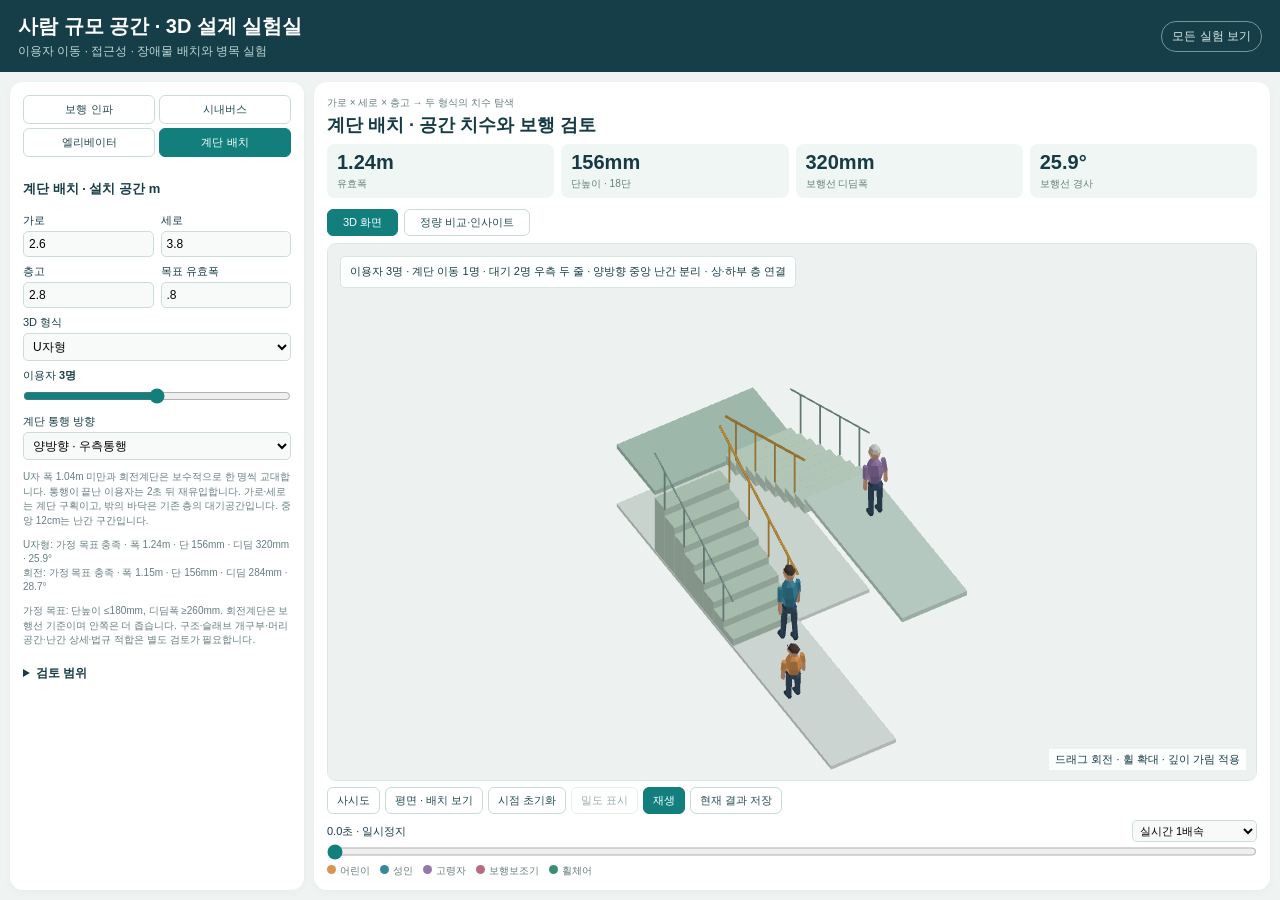
<file: stairs/index.html>
<!doctype html><html lang="ko"><head><meta charset="utf-8"><meta name="viewport" content="width=device-width,initial-scale=1"><title>계단 배치 | Microspace 공간 실험실</title><link rel="stylesheet" href="../assets/app.css"><meta name="description" content="설치 공간 치수에 따른 U자·회전계단과 소수 이용자의 상·하행을 살펴봅니다."><meta property="og:type" content="website"><meta property="og:title" content="계단 배치 | Microspace"><meta property="og:description" content="설치 공간 치수에 따른 U자·회전계단과 소수 이용자의 상·하행을 살펴봅니다."><link rel="icon" href="../assets/favicon.svg" type="image/svg+xml"></head><body><header><div><h1>사람 규모 공간 · 3D 설계 실험실</h1><p>이용자 이동 · 접근성 · 장애물 배치와 병목 실험</p></div><a class="site-home" href="../">모든 실험 보기</a></header>
<div class="layout"><aside><div class="tabs" id="tabs"><button data-group="station">지하철 출입구</button><a data-group="home" href="../stairs/">구옥 계단</a><button data-group="park">소규모 공원</button><a data-group="crowd" href="../crowd/">다양한 이용자 / 인파</a><a data-group="lift" href="../elevator/">엘리베이터</a><a data-group="bus" href="../bus/">시내버스</a><button data-group="direction">인파·통행 방향 비교</button></div><label>설계·운영 대안</label><select id="variant"></select>
<section data-panel="station"><label>내려가는 수요 비율 <b id="stationShareText">60%</b></label><input id="stationShare" type="range" min="20" max="80" step="10" value="60"><label>수요 배율 <b id="demandText">1.0×</b></label><input id="demand" type="range" min="0.5" max="1.8" step="0.1" value="1"><label>단위폭 통행률 <b id="flowText">30명/(분·m)</b></label><input id="flow" type="range" min="20" max="40" step="1" value="30"><p class="muted">조정 즉시 대기 인원·계단 진입 간격을 다시 계산합니다. 현재 시각에 따라 화면에 보이는 대기 인원이 달라집니다.</p></section>
<section data-panel="home" hidden><div id="v5StairControls"><h3>계단 배치 · 설치 공간 m</h3><div class="row"><div><label>가로</label><input id="v5SW" type="number" min="1.5" max="6" step=".1" value="2.6"></div><div><label>세로</label><input id="v5SD" type="number" min="1.5" max="8" step=".1" value="3.8"></div></div><div class="row"><div><label>층고</label><input id="v5SH" type="number" min="2" max="4.5" step=".1" value="2.8"></div><div><label>목표 유효폭</label><input id="v5SB" type="number" min=".6" max="1.2" step=".05" value=".8"></div></div><label>3D 형식</label><select id="v5StairKind"><option value="u">U자형</option><option value="spiral">회전계단</option></select><label>이용자 <b id="v6StairCountText">3명</b></label><input id="v6StairCount" type="range" min="1" max="5" step="1" value="3"><label>계단 통행 방향</label><select id="v6StairFlow"><option value="up">일방향 · 올라가기</option><option value="down">일방향 · 내려가기</option><option value="both" selected>양방향 · 우측통행</option></select><p class="muted">U자 폭 1.04m 미만과 회전계단은 보수적으로 한 명씩 교대합니다. 통행이 끝난 이용자는 2초 뒤 재유입합니다. 가로·세로는 계단 구획이고, 밖의 바닥은 기존 층의 대기공간입니다. 중앙 12cm는 난간 구간입니다.</p><div id="v5StairResult" class="muted"></div><p class="muted">가정 목표: 단높이 ≤180mm, 디딤폭 ≥260mm. 회전계단은 보행선 기준이며 안쪽은 더 좁습니다. 구조·슬래브 개구부·머리 공간·난간 상세·법규 적합은 별도 검토가 필요합니다.</p></div>
<div hidden><label>실내 이용자 <b id="homeText">2명</b></label><input id="homeCount" type="range" min="1" max="3" step="1" value="2"><p class="muted">계단에는 한 명씩 이동하고 다른 이용자는 아래층에서 기다립니다. 주택 이용 예시이며 군중 실험이 아닙니다.</p></div></section>
<section data-panel="park" hidden><label>순환 방향</label><select id="parkFlow"><option value="forward">계단으로 올라 경사로로 내려오기</option><option value="reverse">경사로로 올라 계단으로 내려오기</option></select><label>체류 여유 면적 <b id="areaText">4㎡/명</b></label><input id="area" type="range" min="2" max="8" step="0.5" value="4"><label>화면 이용자 <b id="parkText">18명</b></label><input id="parkCount" type="range" min="6" max="36" step="1" value="18"><p class="muted">산책로·벤치 체류·상부 테라스·경사로에 분산합니다. 화면 인원과 면적 기반 운영인원은 별도입니다. 이동 속도는 m/s로 계산합니다.</p></section>
<section data-panel="crowd" hidden><div id="v5LayoutState"></div><div class="row"><button id="v5DefaultLayout">기본 배치 복원</button><button id="v5SaveDefault">현재 배치 저장</button></div><div id="v4CrowdControls">
 <h3>보행·인파 통합 분석</h3><p class="muted">통행 방향과 장애물 편집을 한 화면에서 비교합니다. 같은 수요·프로필·시드로 계산하며 장애물을 배치하면 ‘없음/현재 배치’까지 함께 비교합니다.</p>
 <div hidden><label>통계 반복 횟수</label><select id="v4Runs"><option value="3">조건별 3회</option><option value="10">조건별 10회</option></select>
 </div><div id="v6LiveNote" class="muted">유입량 변경 자동 반영 · 최근30초 결과</div><label>현재 3D 재생 조건</label><select id="v4Replay"></select>
 <button id="v4CrowdRun" class="primary">통행량·속도·밀도 비교 계산</button><div id="v4CrowdProgress" class="muted" aria-live="polite"></div>
</div>
<div class="controls"><button id="obstacleToggle">장애물 배치 열기</button><div id="obstacleEditor" hidden><h3>병목 유발 객체 배치</h3><label>추가할 객체</label><select id="obstacleType"><option value="tree">가로수·수목보호틀</option><option value="scooter">킥보드</option><option value="bike">전기자전거</option><option value="sign">입간판</option></select><label>편집 모드</label><select id="editMode"><option value="inspect">3D 둘러보기</option><option value="place">클릭으로 추가</option><option value="move">객체 선택·이동</option><option value="delete">클릭으로 삭제</option></select><div class="row" style="margin-top:7px"><button id="rotate">선택 객체 90° 회전</button><button id="removeSelected">선택 삭제</button></div><div class="row"><div><label>무작위 개수</label><input id="randomCount" type="number" min="1" max="20" value="5"></div><div><label>난수 시드</label><input id="seed" type="number" min="1" max="99999" value="11"></div></div><div class="row" style="margin-top:8px"><button id="randomize">무작위 배치</button><button id="clearObstacles">배치 초기화</button></div><div id="obstacleList" class="obstacle-list"></div><p class="muted">추가/이동/삭제 모드에서는 바닥 위치를 클릭합니다. 선택 후 두 번째 클릭으로 이동합니다. 회색 모드로 돌아가면 드래그로 시점을 회전할 수 있습니다.</p></div><label>인파 유입 수요 <b id="crowdDemandText">1.0×</b></label><input id="crowdDemand" type="range" min="0.5" max="1.8" step="0.1" value="1"><button id="runSim" class="primary" style="width:100%;margin-top:8px">배치 적용 · 인파 재계산</button><div id="progress" aria-live="polite"></div><div class="row"><button id="exportLayout">배치 JSON 저장</button><button id="importLayout">배치 JSON 열기</button><input id="layoutFile" type="file" accept=".json,application/json"></div><p class="muted">실제 객체 외곽의 예약 영역을 격자에 반영해 경로를 재탐색합니다. 배치 수정 중에는 재생을 멈추며 재계산 후 다시 재생합니다. 배치와 결과는 이 브라우저 안에서 처리됩니다.</p></div></section>
<section data-panel="lift" hidden><div id="v4LiftControls">
 <div id="v6LiftGuide"><h3>탑승을 어떻게 안내하나요?</h3><ol><li>문 오른쪽에서 대기하고 하차자를 먼저 보냅니다.</li><li>고층 목적자부터 탑승해 안쪽·뒤쪽으로 이동합니다.</li><li>저층 목적자는 나중에 탑승해 출입구 가까이에 섭니다.</li></ol><p>가운데 조건은 복도 진입 방향만 유도해 최종 자리가 같습니다. 오른쪽 조건은 탑승 순서·자리까지 안내합니다. 청록=고층 · 주황=저층 · 노랑=임시 하차.</p></div>
 <label>1층 탑승 인원 <b id="v4LiftNText"></b></label><div class="row"><button id="v4LiftMinus">−1명</button><input id="v4LiftN" type="number" min="1" max="30" value="13"><button id="v4LiftPlus">+1명</button></div>
 <div class="row"><button id="v4Lift85">정원의 85%</button><button id="v4Lift100">정원 100%</button></div>
 <div class="row"><button id="v4ShowLobby">1층 탑승부터 재생</button><button id="v4ShowFull">탑승 완료 시점 보기</button></div>
 <label>인체·소지품 외곽 깊이 <b id="v4DepthText">30cm</b></label><input id="v4Depth" type="range" min="25" max="50" value="30">
 <label>안내 준수율 · %</label><input id="v4Compliance" type="number" min="0" max="100" step="5" value="85">
 <label>현재 재생 조건</label><select id="v4LiftPolicy"><option value="random">무작위 혼합 탑승</option><option value="ccw">반시계방향만 유도</option><option value="ccw_dest">반시계 + 목적층별 안내</option></select>
 <button hidden id="v4LiftRun" class="primary">같은 인원·목적층으로 3조건 비교</button><div id="v4LiftProgress" class="muted" aria-live="polite"></div>
 <details><summary>시간 가정 조정</summary><label>연속 탑승 간격 · 초</label><input id="v4Headway" type="number" min="0.8" max="3" step="0.1" value="1.3"><label>양보 요청 반응 · 초</label><input id="v4Hesitation" type="number" min="0" max="5" step="0.1" value="1.2"><label>보행 속도 · m/s</label><input id="v4WalkSpeed" type="number" min="0.3" max="1.2" step="0.05" value="0.65"></details>
 <p class="muted">기본값은 규격별 정원입니다. 85% 프리셋 또는 ±인원으로 실험하세요. 저층 하차자의 통로를 막은 사람은 문밖으로 나갔다 다시 탑니다. 정원 초과는 비교용이며 운행 허용을 뜻하지 않습니다.</p>
</div>
<details id="v4Dimensions"><summary>신체 폭·간격·중량 조정</summary><label>인체 외곽 폭 <b id="liftBodyText">48cm</b></label><input id="liftBody" type="range" min="40" max="60" step="1" value="48"><label>서로의 외곽 사이 틈 <b id="liftGapText">5cm</b></label><input id="liftGap" type="range" min="0" max="20" step="1" value="5"><div class="row"><div><label>평균 체중 kg</label><input id="liftMass" type="number" min="40" max="140" value="75"></div><div><label>1인 짐 kg</label><input id="liftBag" type="number" min="0" max="30" value="5"></div></div><label>화면 비교</label><select id="liftDisplay"><option value="cycle">문 개폐·하차·승차 재생</option><option value="spacing">간격을 지키는 구성 배치</option></select><p class="muted">8 / 13 / 15 인승 제조사 규격 예시. 상단 대안에서 크기를 선택하세요. 정적 배치와 동적 승하차 인원은 다릅니다.</p></details></section>
<section data-panel="bus" hidden><div id="v4BusControls">
 <h3>출퇴근 만원 상태</h3><label>초기 승객 <b id="v4BusNText">47명</b></label><input id="v4BusN" type="range" min="10" max="65" value="47">
 <div class="row"><button id="v4Bus47">참고 정원 47명</button><button id="v4Bus55">55명 수요</button></div>
 <label>매 정류장 승차 수요 <b id="v4BusDemandText">20명</b></label><input id="v4BusDemand" type="range" min="5" max="35" value="20">
 <p class="muted">기본 22명 착석 + 25명 입석에서 출발합니다. 6개 정류장의 하차·재승차 수요와 앞뒤 편중, 승차 실패를 비교합니다. 등록 정원 47명은 참고 차량의 승객 수이며 이 가상 좌석 배치의 승인 정원이 아닙니다.</p>
</div>
<label>정류장별 승차 수요 기준 <b id="busStandingText">18명</b></label><input id="busStanding" type="range" min="6" max="25" step="1" value="18"><label>앞쪽 체류 성향 <b id="busLoiterText">80%</b></label><input id="busLoiter" type="range" min="0" max="100" step="5" value="80"><label>인체 외곽 폭 <b id="busBodyText">48cm</b></label><input id="busBody" type="range" min="40" max="58" step="1" value="48"><label>비접촉 틈 <b id="busGapText">5cm</b></label><input id="busGap" type="range" min="0" max="20" step="1" value="5"><label><input id="busWheelchair" type="checkbox"> 휠체어 공간 확보 · 가정상 접이식4석 제외</label><label><input id="busStrict" type="checkbox" checked> 좌석도 비접촉 배치만 사용</label><p class="muted">22석+입석25+운전자1의 공식 제원을 참조한 가상 실내입니다. 앞문 승차, 중앙의 뒷문 하차를 모델링합니다. 6개 정류장마다 승객별 목적지에 따라 승하차합니다. 실제 차량 내부도면·운영 예측은 아닙니다.</p></section>
<section data-panel="direction" hidden><h3>병목 없는 세 방향 조건</h3><p class="muted">16×4m 균일 폭·장애물0개·240초.<br>첫1분80명/분, 이후40명/분.<br>5개 이용자 집단·동일 도착자·속도 분포.<br>각 조건10개 동일 난수 시드로 반복.</p><label>수요 민감도</label><select id="directionDemand"><option value="1">기본 수요</option><option value="1.5">기본의1.5배</option><option value="2">기본의2배</option></select><button id="runDirection" class="primary" style="width:100%;margin-top:12px">3조건 × 10회 다시 계산</button><div id="directionProgress" class="muted" aria-live="polite"></div><p class="muted">②는 전체 입력 인원의 약5%가 반대편 차로로 진입하는 조건입니다. 목적지를 거꾸로 바꾸는 조건이 아닙니다. 회피가 필요하면 차로를 바꿀 수 있습니다. 평균속도는 미완료 이용자까지 포함한 통로 내 순전진거리÷체류 인초입니다.</p></section>
<details><summary>검토 범위</summary><p>가상 치수·수요·보행 특성의 개념 실험입니다. 현행 규정 전체, 구조·피난·접촉 압력·낙상은 미검증입니다. 계단·공원은 경로 기반 설명용 이동이며, 인파 탭만 개별 셀 점유 기반 계산입니다. 신체 외형은 정밀 충돌체가 아닙니다.</p></details></aside>
<main><div class="muted" id="eyebrow"></div><h2 id="title"></h2><div class="kpis" id="kpis"></div><div class="viewtabs"><button id="showScene" class="active">3D 화면</button><button id="showAnalysis">정량 비교·인사이트</button></div><div id="scenePane"><div id="v6Workspace"><div id="v6SceneMain"><div id="v5CompareControls" hidden><label><input id="v5CompareOn" type="checkbox" checked>3조건 나란히</label><select id="v5CompareFloor"><option value="2">2층 하차</option><option value="3">3층 하차</option><option value="5">5층 하차</option><option value="9">9층 하차</option><option value="12">12층 하차</option></select><span>같은 정차 단계</span><input id="v5CompareProgress" type="range" min="0" max="100" value="35"></div><div id="v5LiftCompare" hidden><div class="v5LiftPanel"><canvas id="v5LiftCanvas0"></canvas><div class="v5LiftLabel" id="v5LiftLabel0"></div></div><div class="v5LiftPanel"><canvas id="v5LiftCanvas1"></canvas><div class="v5LiftLabel" id="v5LiftLabel1"></div></div><div class="v5LiftPanel"><canvas id="v5LiftCanvas2"></canvas><div class="v5LiftLabel" id="v5LiftLabel2"></div></div></div><div class="stage" id="stage"><canvas id="view"></canvas><div class="stagehud" id="hud"></div><div id="densityLegend" hidden role="status"></div><div class="stagehelp" id="stageHelp">드래그 회전 · 휠 확대 · 깊이 가림 적용</div></div><div class="tools"><button id="iso">사시도</button><button id="top">평면 · 배치 보기</button><button id="reset">시점 초기화</button><button id="heat">밀도 표시</button><button id="motion" class="primary">일시정지</button><button id="downloadResult">현재 결과 저장</button></div><div class="clock"><div class="row"><span id="timeText"></span><select id="playSpeed"><option value="1">실시간 1배속</option><option value="2">2배속</option><option value="4">4배속</option></select></div><input id="time" type="range" min="0" max="239.5" step="0.1" value="42"></div><div class="legend"><span><i style="background:#da9451"></i>어린이</span><span><i style="background:#3986a1"></i>성인</span><span><i style="background:#9478ac"></i>고령자</span><span><i style="background:#b96c80"></i>보행보조기</span><span><i style="background:#388d72"></i>휠체어</span></div></div><div id="v4Strip" hidden><div id="v4StripTitle"></div><canvas id="v4Chart"></canvas><div id="v4StripLegend"></div></div></div></div><div id="analysisPane" hidden><div id="status" class="notice"></div><p class="muted" id="note"></p><h3 id="chartTitle"></h3><canvas id="smallChart"></canvas><div style="overflow:auto"><table><thead id="thead"></thead><tbody id="tbody"></tbody></table></div><details><summary>계산 방법과 표시의 의미</summary><div id="method"></div></details></div></main></div><footer>로컬 좌표 · m · Z 위쪽. 무장애 접근 동선·승강기 운영·보호 난간·계단 챌면 등은 별도 설계 검토가 필요합니다. v1 Blender 장면과 사전계산 수치는 원형 자료이며, v4 HTML의 사용자 장애물 재계산은 독립된 추가 실험입니다.</footer>
<script>window.MICROSPACE_INITIAL_GROUP="home";</script><script defer src="../assets/app.js"></script></body></html>
</file>
<file: assets/app.css>
:root{font-family:'Malgun Gothic',sans-serif;color:#173b45;background:#eff3f1;font-size:14px}*{box-sizing:border-box}body{margin:0}header{padding:20px 26px;background:#153e48;color:white;display:flex;justify-content:space-between;gap:15px}h1{font-size:23px;margin:0}header p{font-size:12px;color:#bdd6d5;margin:6px 0 0}.version{align-self:center;border:1px solid #73959c;border-radius:20px;padding:5px 14px;font-size:12px}.layout{display:grid;grid-template-columns:320px minmax(0,1fr);gap:18px;padding:20px;max-width:1720px;margin:auto}aside,main{background:white;border-radius:13px;padding:18px;box-shadow:0 2px 10px #163d4308}button,select,input{font:inherit}button{cursor:pointer;border:1px solid #cadbd7;border-radius:6px;background:#fff;padding:8px 11px;color:#244b54}button.active,.primary{background:#137f7d!important;color:#fff!important;border-color:#137f7d!important}button:disabled{opacity:.45;cursor:wait}select,input[type=number]{width:100%;padding:7px;border:1px solid #ccdcd8;border-radius:5px;background:#f8faf9}label{font-size:12px;display:block;margin:13px 0 5px}input[type=range]{width:100%;accent-color:#137f7d}h2{font-size:20px;margin:5px 0}h3{font-size:13px;margin:16px 0 8px}.tabs{display:grid;grid-template-columns:1fr 1fr;gap:5px;margin-bottom:15px}.tabs button{font-size:12px}.muted{font-size:11px;line-height:1.6;color:#667d80}.controls{border-top:1px solid #e1eae5;margin-top:13px;padding-top:3px}.row{display:flex;gap:7px;align-items:center}.row>*{flex:1;min-width:0}.kpis{display:grid;grid-template-columns:repeat(4,1fr);gap:9px;margin:13px 0}.kpi{padding:11px 13px;background:#eff6f3;border-radius:8px}.kpi b{font-size:22px;display:block}.kpi span{font-size:11px;color:#647e7a}.stage{height:560px;position:relative;border:1px solid #dde7e2;border-radius:9px;overflow:hidden;background:#edf2ef}#view{width:100%;height:100%;display:block;touch-action:none}.stagehud{position:absolute;left:12px;top:12px;pointer-events:none;font-size:11px;line-height:1.6;background:#fffffff0;border:1px solid #dae6e0;padding:6px 9px;border-radius:5px}.stagehelp{position:absolute;right:10px;bottom:10px;font-size:11px;background:#ffffffe0;padding:3px 6px;pointer-events:none}.tools{display:flex;gap:6px;flex-wrap:wrap;margin:10px 0}.tools button{font-size:12px}.clock{margin-top:12px}.clock .row{font-size:12px}.clock select{max-width:125px}.notice{padding:11px 13px;margin:12px 0;background:#eef7f3;border-left:4px solid #19847f;font-size:12px;line-height:1.6}.notice.warn{background:#fff5e7;border-color:#d28c40}.legend{font-size:11px;display:flex;gap:14px;flex-wrap:wrap;color:#667c7d}.legend i{display:inline-block;width:9px;height:9px;border-radius:50%;margin-right:4px}table{width:100%;border-collapse:collapse;font-size:12px}td,th{text-align:left;padding:8px;border-bottom:1px solid #e1e9e5}th{font-weight:normal;color:#66817f}.obstacle-list{max-height:130px;overflow:auto;font-size:11px}.obstacle-item{display:flex;gap:5px;align-items:center;padding:5px;border-bottom:1px solid #e5ece8}.obstacle-item button{font-size:10px;padding:3px 6px}.obstacle-item span{flex:1}.obstacle-item.selected{background:#fff0cf}#progress{color:#137f7d;font-size:12px;min-height:20px}details{margin:15px 0;font-size:12px;line-height:1.6}summary{cursor:pointer;font-weight:bold}footer{font-size:11px;padding:0 25px 20px;color:#647d7f}.error{position:absolute;inset:0;padding:40px;background:#fff0e7;white-space:pre-wrap}#layoutFile{display:none}[hidden]{display:none!important}#smallChart{width:100%;height:115px}.btnsmall{font-size:11px}@media(max-width:1000px){.layout{grid-template-columns:280px minmax(0,1fr);padding:10px;gap:10px}.kpis{grid-template-columns:repeat(2,1fr)}.stage{height:470px}}@media(max-width:720px){.layout{display:flex;flex-direction:column}.stage{height:420px}header{padding:16px}h1{font-size:20px}.version{display:none}}
/* Desktop-first fixed viewport: switch between scene and analysis, not page scrolling. */
.controls label:has(+ #crowdDemand[hidden]){display:none}
@media(max-height:650px){#obstacleEditor .obstacle-list{display:none}#obstacleEditor .row{margin-top:3px!important}}
html,body{width:100%;height:100%;overflow:hidden}body{display:flex;flex-direction:column}header{height:72px;min-height:72px;padding:12px 18px;align-items:center}header h1{font-size:20px}header p{margin-top:3px}footer{display:none}.layout{width:100%;max-width:none;height:calc(100dvh - 72px);min-height:0;flex:1;margin:0;grid-template-columns:294px minmax(0,1fr);padding:10px;gap:10px;overflow:hidden}aside,main{height:100%;min-height:0;padding:13px;overflow:hidden}aside{display:flex;flex-direction:column}aside .tabs{flex-shrink:0;gap:4px;margin-bottom:7px}aside .tabs button{padding:6px 5px;font-size:11px}aside label{margin:7px 0 3px;font-size:11px}aside select,aside input[type=number]{padding:5px;font-size:12px}aside .muted{font-size:10px;line-height:1.45}aside details{margin:6px 0;display:none}aside>section{min-height:0}aside input[type=range]{height:16px;margin:2px 0}aside button{font-size:11px;padding:6px 7px}.controls{margin-top:5px;padding-top:0}.controls h3{margin:6px 0}.obstacle-list{max-height:62px}.controls p.muted{display:none}.controls .row{gap:5px}.obstacle-item{padding:3px}.viewtabs{display:flex;gap:6px;flex-shrink:0;margin:4px 0 7px}.viewtabs button{font-size:11px;padding:5px 15px}main{display:flex;flex-direction:column}main h2{font-size:18px;flex-shrink:0;margin:2px 0}#eyebrow{font-size:10px;flex-shrink:0}.kpis{margin:5px 0 7px;flex-shrink:0;gap:7px}.kpi{padding:7px 10px}.kpi b{font-size:20px}.kpi span{font-size:10px}#scenePane{display:flex;flex-direction:column;flex:1;min-height:0}#scenePane[hidden]{display:none}.stage{flex:1;min-height:150px;height:auto}.tools{flex-shrink:0;margin:6px 0;gap:5px}.tools button{padding:5px 9px;font-size:11px}.clock{margin-top:0;flex-shrink:0}.clock input[type=range]{height:15px;margin:2px 0}.clock .row{font-size:11px}.clock select{font-size:11px;padding:3px}.legend{gap:10px;flex-shrink:0;font-size:10px;line-height:1.3}#analysisPane{flex:1;min-height:0;overflow:hidden;display:flex;flex-direction:column}#analysisPane[hidden]{display:none}#analysisPane .notice{margin:5px 0;font-size:11px;padding:7px 10px;flex-shrink:0}#analysisPane #note{font-size:10px;line-height:1.45;margin:4px 0;flex-shrink:0}#analysisPane h3{margin:5px 0;flex-shrink:0}#smallChart{height:145px;max-height:24dvh;flex-shrink:0}#analysisPane table{font-size:11px}#analysisPane td,#analysisPane th{padding:6px}#analysisPane details{margin:6px 0;font-size:10px}#analysisPane details[open]{max-height:120px;overflow:auto}#obstacleEditor[hidden]{display:none}#obstacleToggle{margin-top:8px;width:100%}#obstacleEditor h3{display:none}#method{font-size:10px;line-height:1.45}@media(max-height:720px){header{height:58px;min-height:58px}.layout{height:calc(100dvh - 58px);padding:6px}header p,#eyebrow{display:none}aside,main{padding:9px}.kpi{padding:4px 8px}.kpi b{font-size:17px}.kpis{margin:3px 0}aside label{margin-top:4px}aside .tabs button{padding:4px;font-size:10px}aside p.muted{margin:4px 0}.obstacle-list{max-height:46px}.stagehud{font-size:10px}#analysisPane #note{display:none}#smallChart{height:115px}}@media(max-width:850px){.layout{display:grid;grid-template-columns:245px minmax(0,1fr)}.kpis{grid-template-columns:repeat(2,1fr);gap:3px}.kpi b{font-size:16px}.kpi span{font-size:9px}main h2{font-size:14px}.stagehelp{display:none}}@media(max-width:600px){.layout{grid-template-columns:190px minmax(0,1fr);gap:4px;padding:4px}.tabs button{font-size:9px!important}aside,main{padding:6px}.legend{display:none}.kpi span{font-size:8px}.tools{gap:3px}.tools button{padding:3px;font-size:9px}header .version{display:none}header h1{font-size:17px}}

#densityLegend{position:absolute;left:12px;bottom:40px;max-width:calc(100% - 24px);padding:8px 10px;background:rgba(255,255,255,.96);color:#203d45;border:1px solid #9db7b5;border-radius:7px;white-space:pre-line;font-size:12px;line-height:1.5;pointer-events:none}#densityLegend[hidden]{display:none}

#v4Strip{flex:0 0 174px;min-height:0;border:1px solid #c7d7d1;border-radius:9px;padding:7px 10px;background:#f7faf8;overflow:hidden}#v4Strip[hidden]{display:none}#v4StripTitle{font-size:12px;font-weight:650;margin-bottom:2px}#v4Strip canvas{width:100%;height:128px;display:block}#v4StripLegend{font-size:10px;line-height:1.25;display:flex;gap:6px;flex-wrap:wrap}#v4StripLegend span{white-space:nowrap}#v4LiftControls h3,#v4BusControls h3,#v4CrowdControls h3{font-size:13px;margin:6px 0}#v4LiftN{width:60px}#v4LiftControls button,#v4BusControls button{font-size:10px;padding:5px 6px}#v4LiftRun,#v4CrowdRun{width:100%;margin:6px 0}#v4Replay{font-size:10px}#v4LiftControls p,#v4BusControls p,#v4CrowdControls p{font-size:10px;line-height:1.4}#v4LiftNText{font-size:11px}#v4Strip.stale{opacity:.55}@media(max-height:760px){#v4Strip{flex-basis:144px;padding:5px}#v4Strip canvas{height:102px}#v4StripLegend{font-size:9px}#v4LiftControls p,#v4CrowdControls p,#v4BusControls p{display:none}aside label{font-size:10px}aside .row{gap:3px}}@media(max-width:850px){#v4Strip{flex-basis:158px}#v4StripLegend{font-size:8px}#v4Strip canvas{height:108px}}
#v4Strip{flex:0 0 auto}#v4Dimensions{font-size:11px;margin-top:5px}#v4Dimensions[open]{max-height:210px;overflow:auto}#v4LiftControls details{font-size:10px;margin:4px 0}#v4LiftControls details input{padding:3px}
html,body{overflow:hidden}aside{overflow-y:auto;overscroll-behavior:contain;scrollbar-width:thin}.tabs{display:flex;flex-wrap:wrap}.tabs button{flex:1 0 44%}aside>section{flex-shrink:0}#v4CrowdControls h3,#v4CrowdControls>p,#v4BusControls>p{display:none}#v4CrowdRun{position:sticky;bottom:0;z-index:4;box-shadow:0 -4px 10px #ffffff}#runSim{display:none!important}#v4Replay{font-size:12px;width:100%;height:auto;min-height:32px}#obstacleEditor{max-height:310px;overflow-y:auto;border:1px solid #d8e3de;border-radius:5px;padding:6px}#v5LayoutState{white-space:normal;font-size:11px;color:#246a66;padding:4px 0}#v5StairResult,#status{white-space:pre-line}#v5StairControls p{font-size:10px}#v5LiftCompare{display:grid;grid-template-columns:repeat(3,minmax(0,1fr));flex:1;min-height:180px;gap:6px}#v5LiftCompare[hidden]{display:none}.v5LiftPanel{position:relative;border:1px solid #bfd1ca;border-radius:6px;overflow:hidden;min-width:0}.v5LiftPanel canvas{width:100%;height:100%;min-height:180px;display:block;touch-action:none}.v5LiftLabel{position:absolute;left:5px;top:5px;pointer-events:none;white-space:pre-line;font-size:10px;line-height:1.5;background:#fffffff0;border-radius:4px;padding:4px}#v5CompareControls{flex:0 0 auto;font-size:11px;display:flex;align-items:center;gap:8px}#v5CompareControls[hidden]{display:none}#v5CompareControls label{margin:2px;white-space:nowrap}#v5CompareControls select{max-width:95px;padding:3px}#v5CompareProgress{flex:1;min-width:40px}#v4StripLegend{overflow:auto;max-height:28px}#v4Strip{padding:4px 7px}#v4Strip canvas{height:100px}#v5StairControls .row{gap:7px}#busControls{display:none}#analysisPane{overflow-y:auto}#scenePane{gap:3px}.stage{min-height:130px}.stage[hidden]{display:none}aside details{display:block}#v4LiftControls>p{display:none}#v4LiftControls h3{margin:3px 0}#v4Dimensions{max-height:170px;overflow:auto}.clock{padding-bottom:2px}@media(max-height:760px){#v4Strip canvas{height:82px}#v4StripLegend{max-height:24px;font-size:9px}header{min-height:48px;height:48px}.layout{height:calc(100dvh - 48px)}.kpi b{font-size:16px}#v5LiftCompare{min-height:140px}.v5LiftPanel canvas{min-height:140px}}@media(max-width:850px){.layout{grid-template-columns:225px minmax(0,1fr)}.v5LiftLabel{font-size:8px;padding:2px}#v4Strip canvas{height:90px}}
#v6Workspace{display:flex;flex-direction:column;flex:1;min-height:0;gap:8px}#v6SceneMain{display:flex;flex-direction:column;min-width:0;min-height:0;flex:1}body[data-v6-group=crowd] #v6Workspace,body[data-v6-group=bus] #v6Workspace{display:grid;grid-template-columns:minmax(0,1fr) 215px;grid-template-rows:minmax(0,1fr);gap:8px}body[data-v6-group=crowd] #v4Strip,body[data-v6-group=bus] #v4Strip{display:flex;flex-direction:column;margin:0;max-height:100%;min-height:0;flex:0 0 auto;padding:7px;overflow:hidden}body[data-v6-group=crowd] #v4Chart,body[data-v6-group=bus] #v4Chart{height:100%;flex:1;min-height:200px;width:100%}body[data-v6-group=crowd] #v4StripLegend,body[data-v6-group=bus] #v4StripLegend{flex:0 0 auto;display:flex;flex-direction:column;gap:3px;max-height:110px;font-size:10px;overflow:auto;line-height:1.4}#v4StripTitle{font-size:10px}#v6LiveNote{color:#236d65;background:#eef6f1;padding:6px;border-radius:5px;line-height:1.5;font-size:11px;min-height:38px}#v6LiftGuide{font-size:11px;line-height:1.5;background:#eef6f2;border-radius:6px;padding:7px;margin-bottom:6px}#v6LiftGuide h3{margin:0 0 4px}#v6LiftGuide ol{margin:3px 0;padding-left:18px}#v6LiftGuide p{font-size:10px;margin:4px 0}body[data-v6-group=lift] #v4LiftPolicy,body[data-v6-group=lift] #v4LiftRun,body[data-v6-group=lift] #v4ShowLobby,body[data-v6-group=lift] #v4ShowFull{display:none!important}#v6StairCountText{font-size:11px}body[data-v6-group=home] #v5StairResult{font-size:10px;line-height:1.4}#v5LiftCompare{min-height:0}.v5LiftPanel canvas{min-height:150px}body[data-v6-group=crowd] #time{display:none!important}#v4Replay{font-size:11px}#scenePane{overflow:hidden}@media(max-width:1100px){body[data-v6-group=crowd] #v6Workspace,body[data-v6-group=bus] #v6Workspace{grid-template-columns:minmax(0,1fr) 185px}}@media(max-width:800px){body[data-v6-group=crowd] #v6Workspace,body[data-v6-group=bus] #v6Workspace{grid-template-columns:minmax(0,1fr) 160px}#v4StripLegend span{white-space:normal}}@media(max-height:740px){#v6LiftGuide{font-size:10px;padding:5px}#v6LiftGuide p{display:none}body[data-v6-group=crowd] #v4StripLegend,body[data-v6-group=bus] #v4StripLegend{font-size:9px;max-height:95px}#v6LiveNote{font-size:10px;padding:4px}}

.tabs a{font-size:11px;padding:6px 5px;display:flex;align-items:center;justify-content:center;text-decoration:none;border:1px solid #cadbd7;border-radius:6px;color:#244b54;background:white;flex:1 0 44%}.tabs a.active{background:#137f7d;color:white;border-color:#137f7d}.site-home{color:#dcebe9;font-size:12px;text-decoration:none;border:1px solid #73959c;padding:6px 10px;border-radius:15px;white-space:nowrap}
</file>
